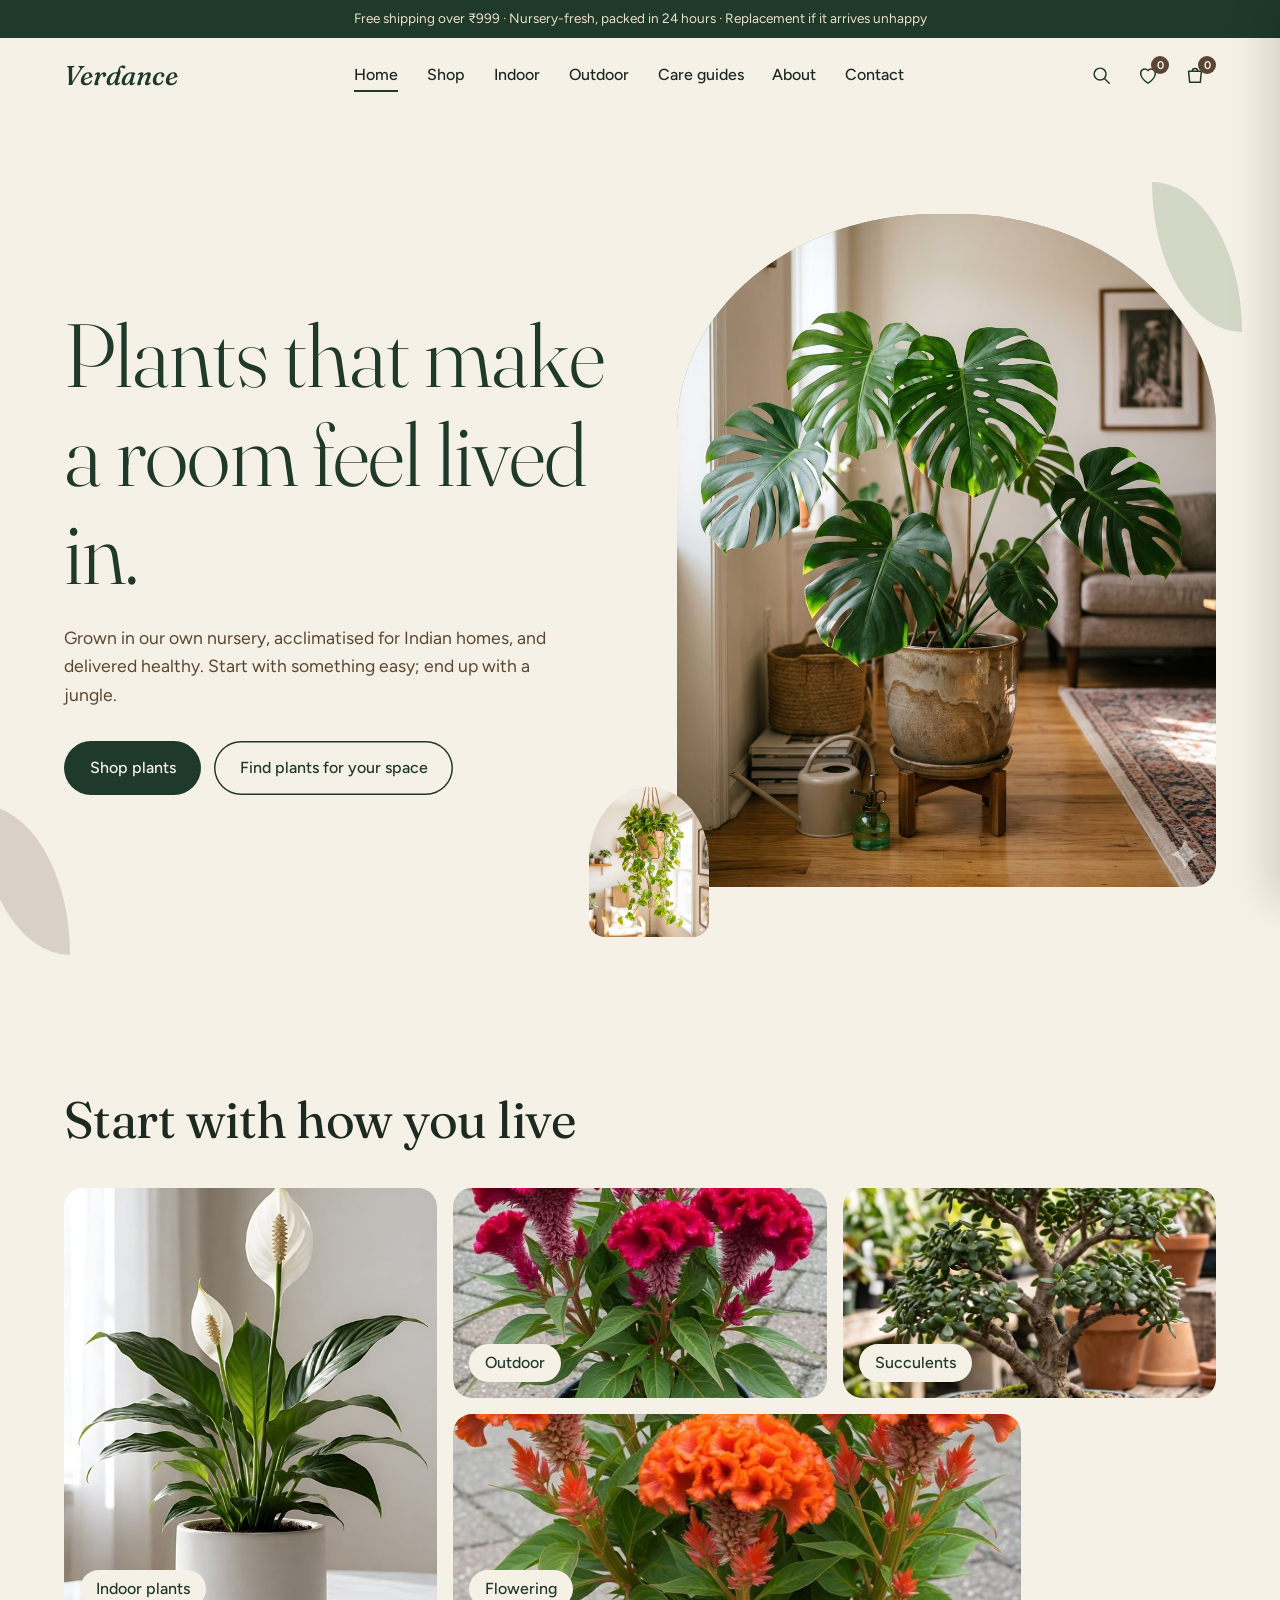
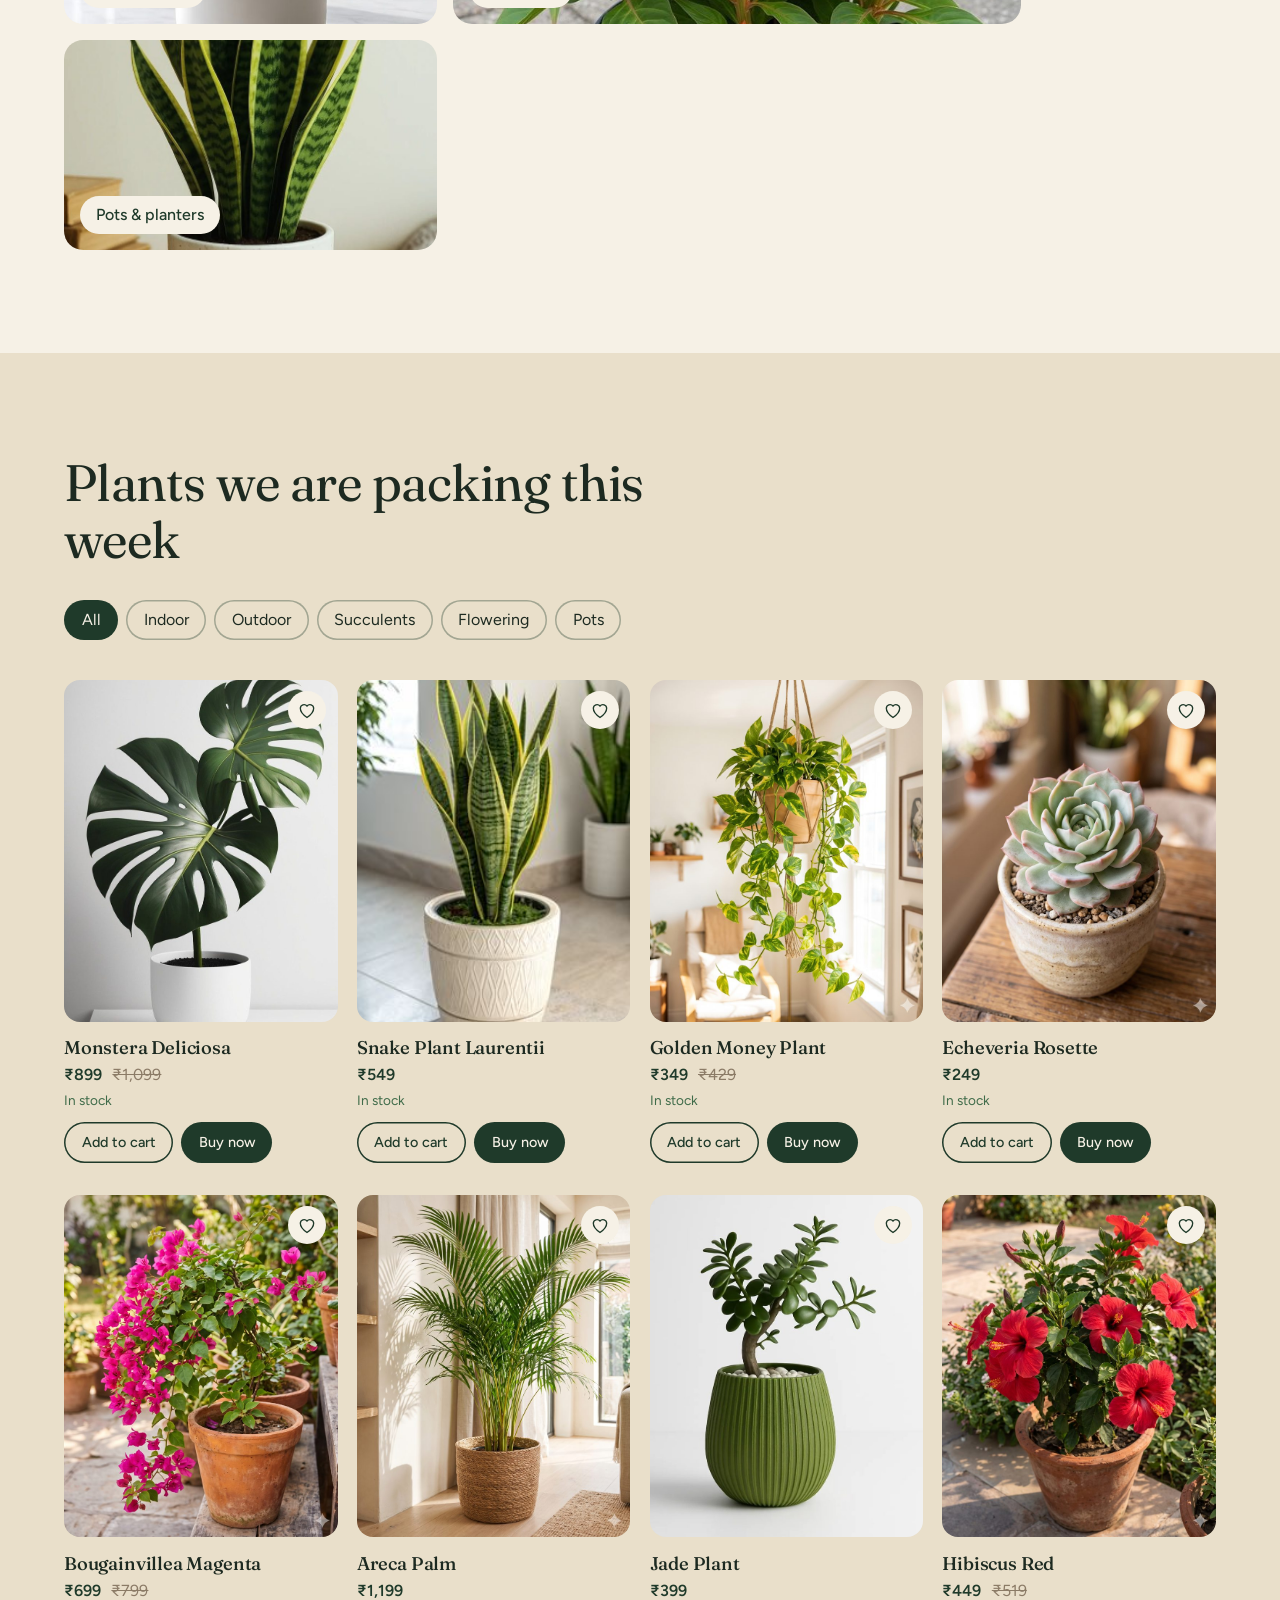
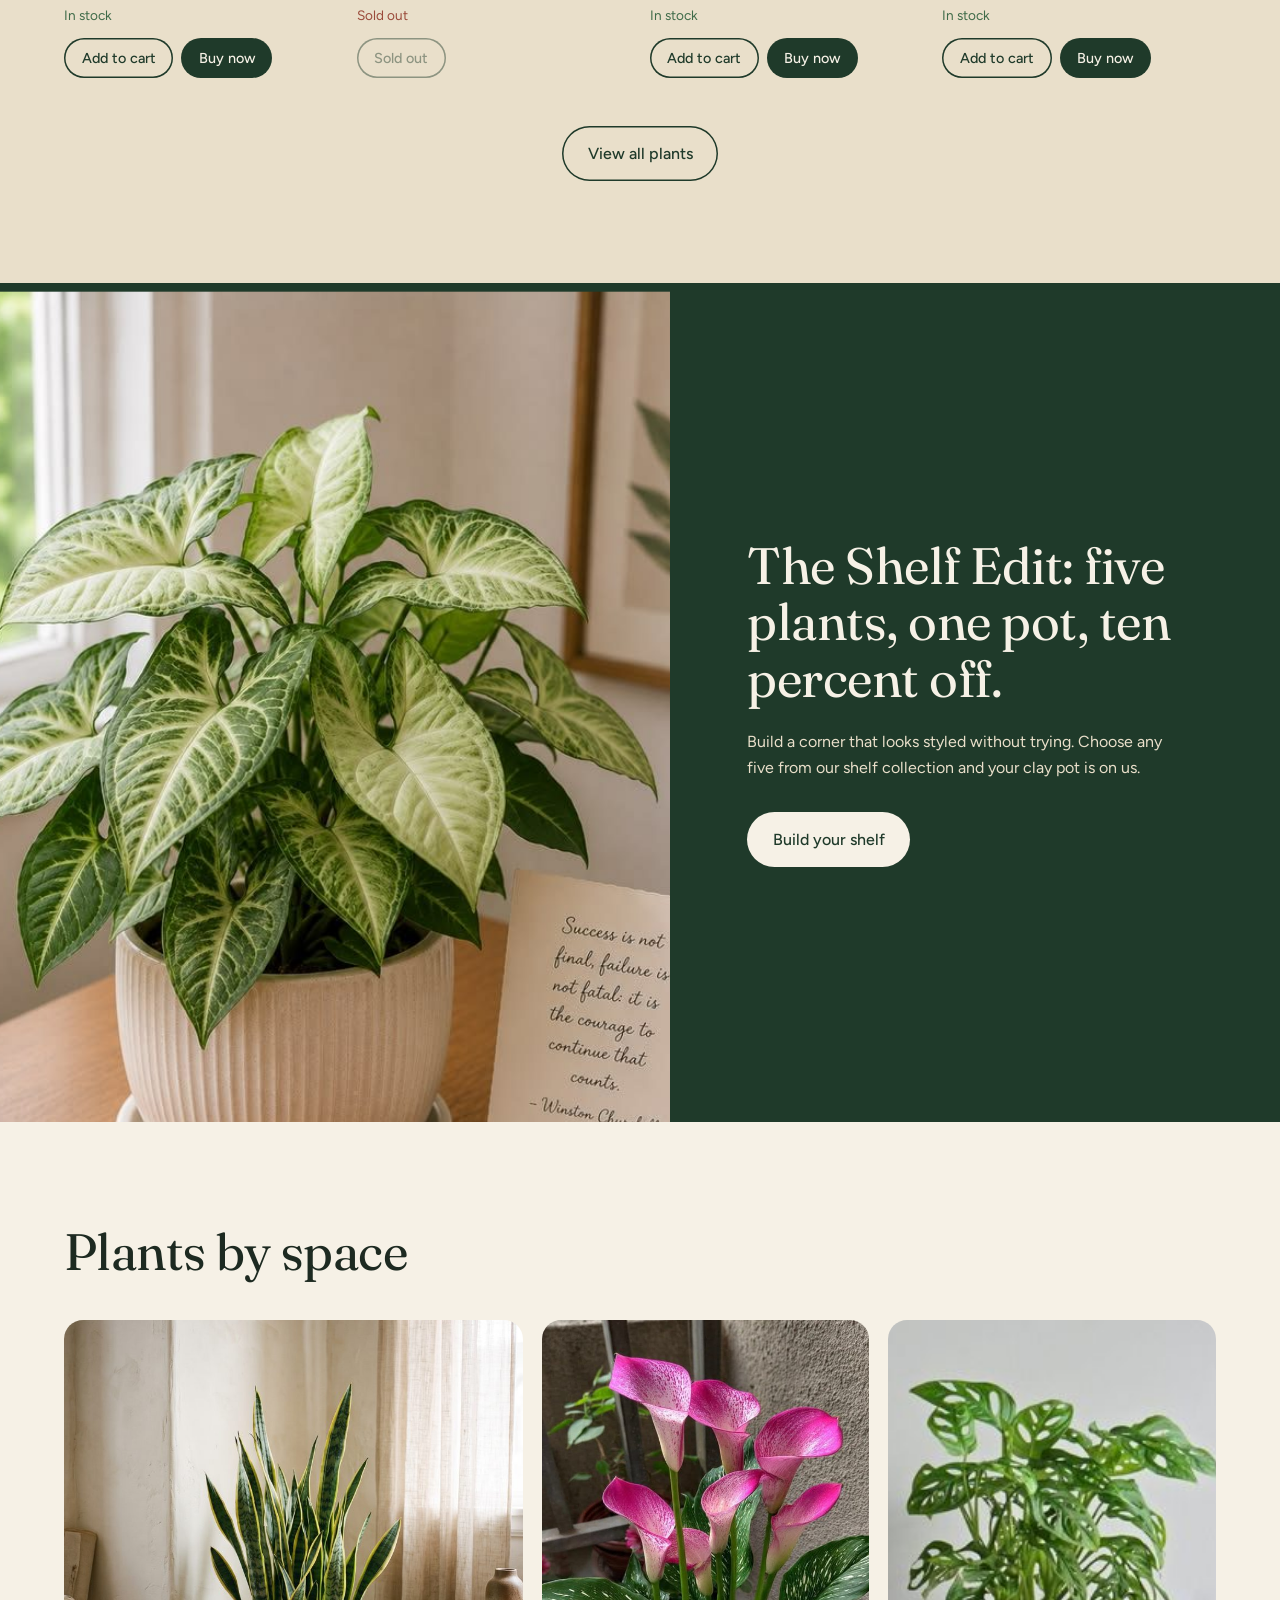
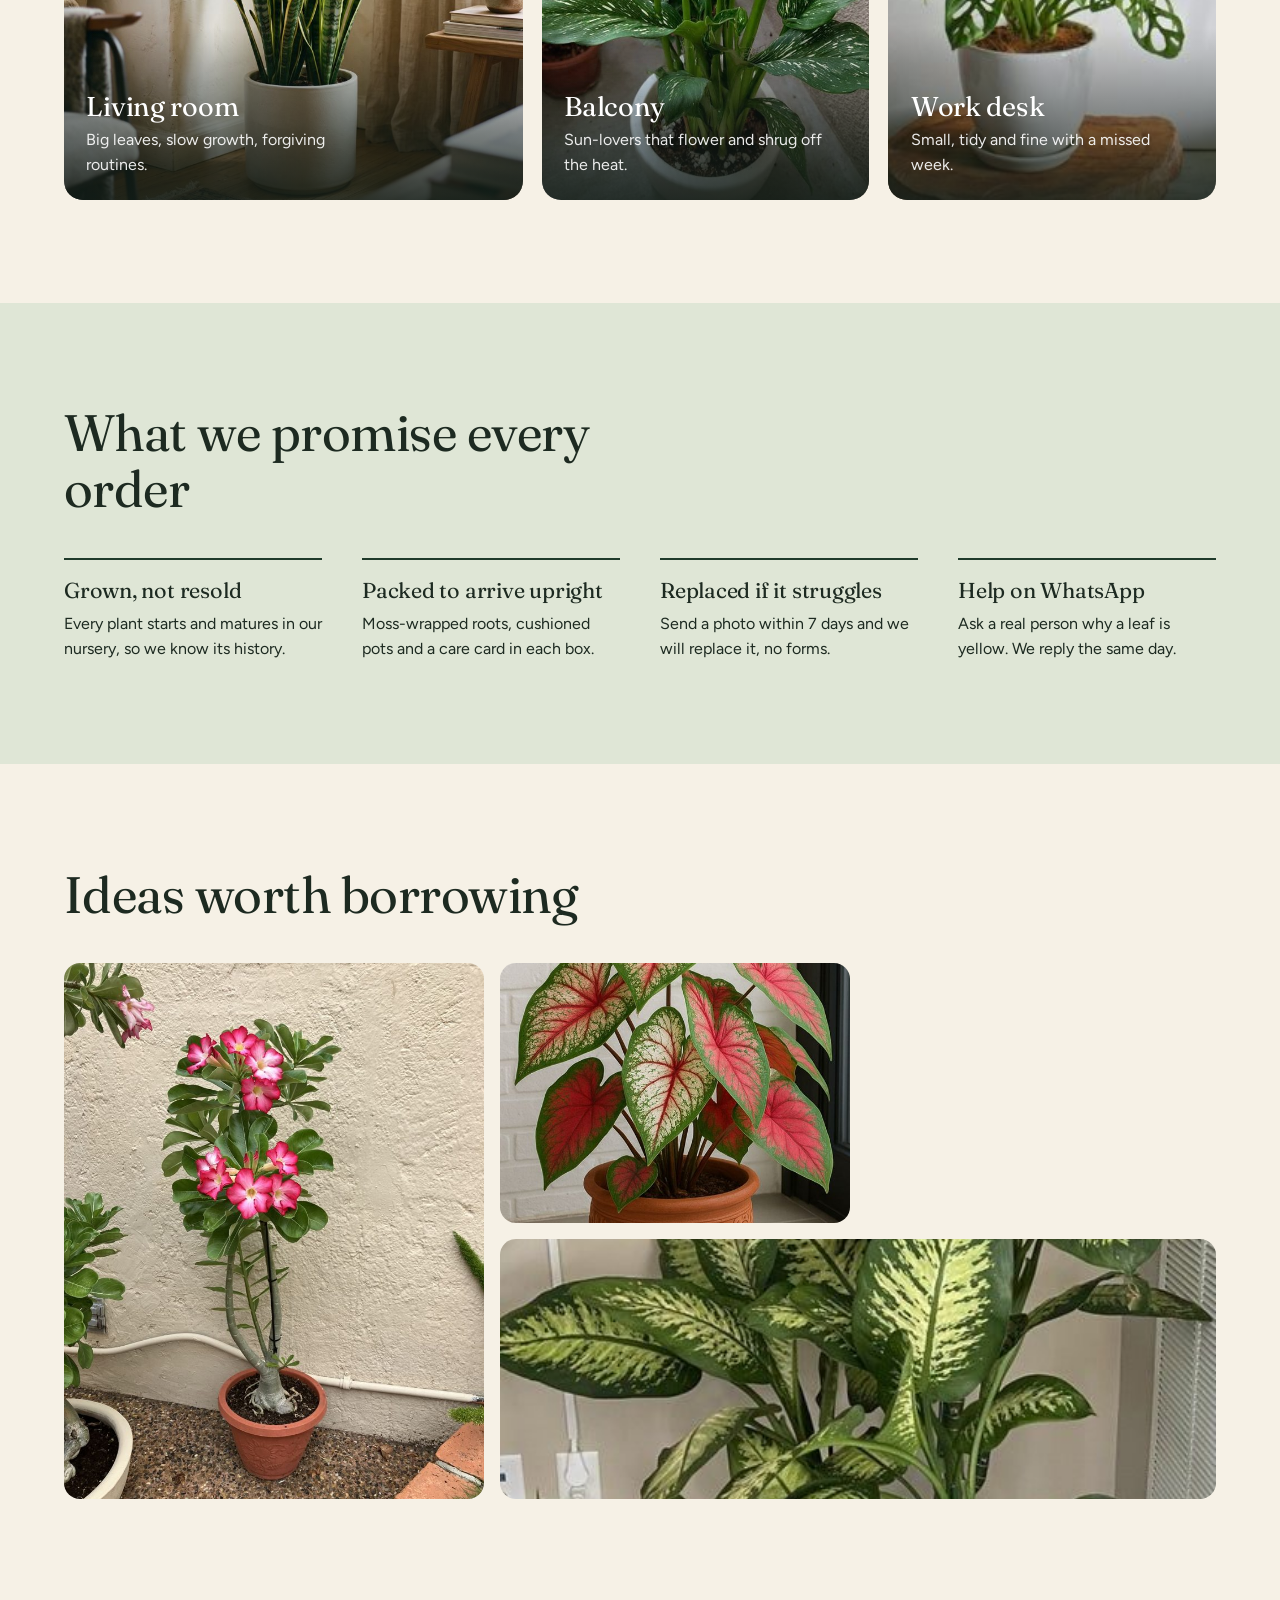
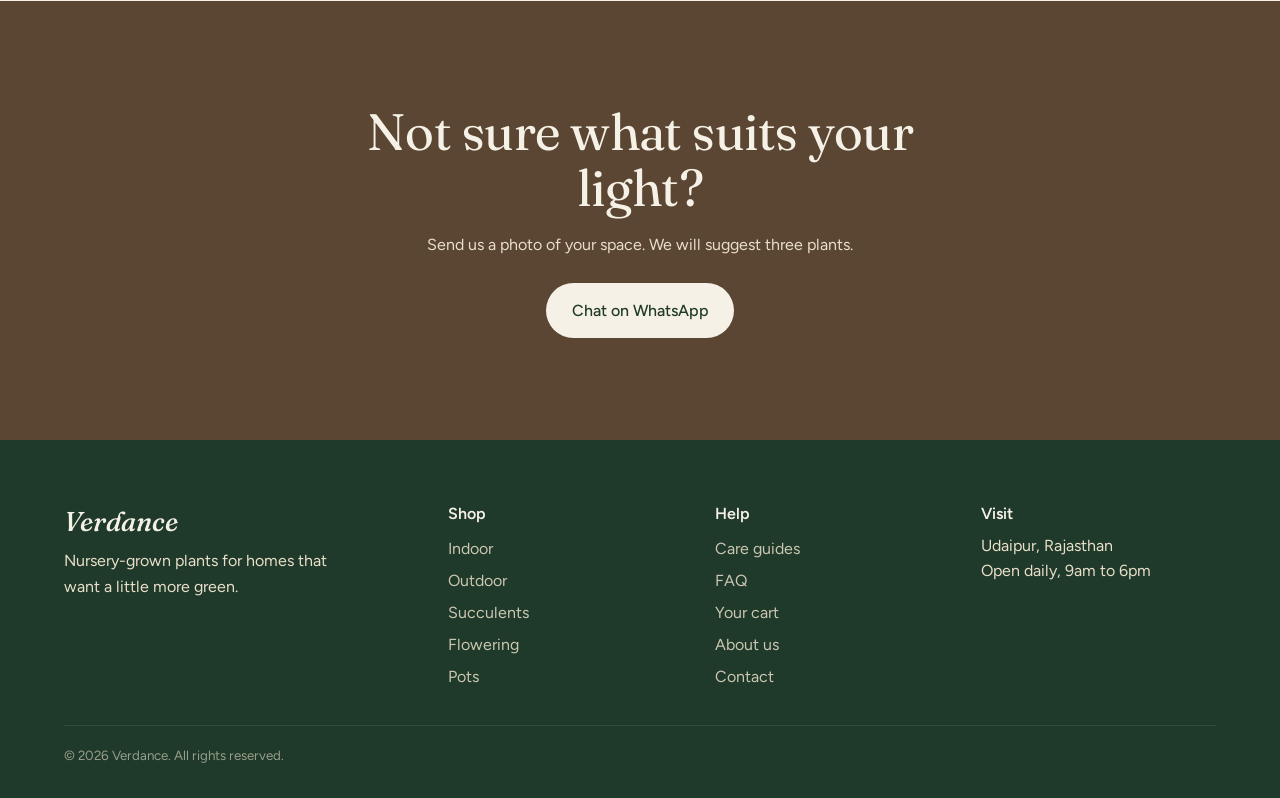
<file: plant-website/plant-website/index.html>
<!DOCTYPE html>
<html lang="en"><head><meta charset="UTF-8"><meta name="viewport" content="width=device-width, initial-scale=1">
<title>Plants for rooms that breathe | Verdance</title><meta name="description" content="Healthy, nursery-grown indoor and outdoor plants. Order on WhatsApp.">
<link rel="preconnect" href="https://fonts.googleapis.com"><link rel="preconnect" href="https://fonts.gstatic.com" crossorigin>
<link href="https://fonts.googleapis.com/css2?family=Fraunces:ital,opsz,wght@0,9..144,300..600;1,9..144,300..500&family=Figtree:wght@400;500;600&display=swap" rel="stylesheet">
<link rel="stylesheet" href="css/style.css"><link rel="stylesheet" href="css/animations.css"><link rel="stylesheet" href="css/responsive.css"></head>
<body>
<div class="announce"><p>Free shipping over ₹999 · Nursery-fresh, packed in 24 hours · Replacement if it arrives unhappy</p></div>
<header id="header">
<button class="icon burger" data-open="menu" aria-label="Open menu"><span></span><span></span></button>
<a class="logo" href="index.html">Verdance</a>
<nav class="menu" aria-label="Main"><button class="close icon" data-close aria-label="Close menu">×</button>
<a href="index.html">Home</a><a href="shop.html">Shop</a><a href="shop.html?cat=indoor">Indoor</a><a href="shop.html?cat=outdoor">Outdoor</a><a href="journal.html">Care guides</a><a href="about.html">About</a><a href="contact.html">Contact</a></nav>
<div class="tools">
<button class="icon" data-open="search" aria-label="Search"><svg viewBox="0 0 24 24" width="22" height="22"><circle cx="11" cy="11" r="6.5"/><path d="m16 16 5 5"/></svg></button>
<button class="icon" id="wishToggle" aria-label="Saved plants"><svg viewBox="0 0 24 24" width="22" height="22"><path d="M12 21s-8-5.2-8-11a4.5 4.5 0 0 1 8-2.8A4.5 4.5 0 0 1 20 10c0 5.8-8 11-8 11z"/></svg><i id="wishCount">0</i></button>
<button class="icon" data-open="cart" aria-label="Open cart"><svg viewBox="0 0 24 24" width="22" height="22"><path d="M5 8h14l-1.2 12H6.2zM9 8a3 3 0 0 1 6 0"/></svg><i id="cartCount">0</i></button></div>
<form id="searchForm" class="search"><input id="searchInput" type="search" placeholder="Search plants, e.g. monstera" aria-label="Search plants"><button class="icon" type="button" data-close aria-label="Close search">×</button></form>
</header><div class="scrim" data-close></div>
<main id="top">
<section class="hero">
  <div class="hero-text">
    <h1><span>Plants that make</span> <span>a room feel lived in.</span></h1>
    <p class="lede">Grown in our own nursery, acclimatised for Indian homes, and delivered healthy. Start with something easy; end up with a jungle.</p>
    <div class="row"><a class="btn" href="shop.html">Shop plants</a><a class="btn ghost" href="#lifestyle">Find plants for your space</a></div>
  </div>
  <div class="hero-img"><img src="assets/images/hero.jpg" alt="Large monstera beside a sunny window"></div>
  <img class="float" src="assets/images/p3.jpg" alt="" aria-hidden="true"><span class="leaf l1" aria-hidden="true"></span><span class="leaf l2" aria-hidden="true"></span>
</section>

<section id="categories" class="cats">
  <h2 class="reveal">Start with how you live</h2>
  <div class="cat-grid">
    <a class="cat big reveal" href="shop.html?cat=indoor"><img src="assets/images/cat-indoor.jpg" alt=""><span>Indoor plants</span></a>
    <a class="cat reveal" style="--d:80ms" href="shop.html?cat=outdoor"><img src="assets/images/cat-outdoor.jpg" alt=""><span>Outdoor</span></a>
    <a class="cat reveal" style="--d:160ms" href="shop.html?cat=succulents"><img src="assets/images/cat-succulents.jpg" alt=""><span>Succulents</span></a>
    <a class="cat wide reveal" style="--d:240ms" href="shop.html?cat=flowering"><img src="assets/images/cat-flowering.jpg" alt=""><span>Flowering</span></a>
    <a class="cat reveal" style="--d:320ms" href="shop.html?cat=pots"><img src="assets/images/cat-pots.jpg" alt=""><span>Pots &amp; planters</span></a>
  </div>
</section>

<section id="featured" class="featured">
  <div class="head reveal"><h2>Plants we are packing this week</h2>
    <div class="chips" role="group" aria-label="Filter plants">
      <button class="chip active" data-filter="all">All</button><button class="chip" data-filter="indoor">Indoor</button><button class="chip" data-filter="outdoor">Outdoor</button><button class="chip" data-filter="succulents">Succulents</button><button class="chip" data-filter="flowering">Flowering</button><button class="chip" data-filter="pots">Pots</button>
    </div></div>
  <div id="grid" class="grid" data-limit="8"></div><p class="more"><a class="btn ghost" href="shop.html">View all plants</a></p>
</section>

<section class="promo">
  <div class="promo-img reveal"><img data-parallax src="assets/images/promo.jpg" alt="Plants arranged on a wooden shelf"></div>
  <div class="promo-text reveal"><h2>The Shelf Edit: five plants, one pot, ten percent off.</h2>
    <p>Build a corner that looks styled without trying. Choose any five from our shelf collection and your clay pot is on us.</p>
    <a class="btn light" href="shop.html?cat=indoor">Build your shelf</a></div>
</section>

<section id="lifestyle" class="life">
  <h2 class="reveal">Plants by space</h2>
  <div class="life-row">
    <a class="lf reveal" href="shop.html?cat=indoor"><img src="assets/images/life-home.jpg" alt=""><div><h3>Living room</h3><p>Big leaves, slow growth, forgiving routines.</p></div></a>
    <a class="lf reveal" style="--d:100ms" href="shop.html?cat=flowering"><img src="assets/images/life-balcony.jpg" alt=""><div><h3>Balcony</h3><p>Sun-lovers that flower and shrug off the heat.</p></div></a>
    <a class="lf reveal" style="--d:200ms" href="shop.html?cat=succulents"><img src="assets/images/life-office.jpg" alt=""><div><h3>Work desk</h3><p>Small, tidy and fine with a missed week.</p></div></a>
  </div>
</section>

<section id="why" class="why">
  <h2 class="reveal">What we promise every order</h2>
  <ul>
    <li class="reveal"><h3>Grown, not resold</h3><p>Every plant starts and matures in our nursery, so we know its history.</p></li>
    <li class="reveal" style="--d:100ms"><h3>Packed to arrive upright</h3><p>Moss-wrapped roots, cushioned pots and a care card in each box.</p></li>
    <li class="reveal" style="--d:200ms"><h3>Replaced if it struggles</h3><p>Send a photo within 7 days and we will replace it, no forms.</p></li>
    <li class="reveal" style="--d:300ms"><h3>Help on WhatsApp</h3><p>Ask a real person why a leaf is yellow. We reply the same day.</p></li>
  </ul>
</section>

<section id="inspiration" class="insp">
  <h2 class="reveal">Ideas worth borrowing</h2>
  <div class="mosaic"><img class="reveal" src="assets/images/insp1.jpg" alt="Hanging planters on a balcony"><img class="reveal" style="--d:100ms" src="assets/images/insp2.jpg" alt="Potting bench with terracotta pots"><img class="reveal" style="--d:200ms" src="assets/images/insp3.jpg" alt="Reading corner with a rubber plant"></div>
</section>

<section id="reviews" class="reviews" hidden><h2>Kind words from our growers' homes</h2><div id="reviewList"></div></section>

<section class="wa reveal"><h2>Not sure what suits your light?</h2><p>Send us a photo of your space. We will suggest three plants.</p>
  <a class="btn light" data-wa="Hi {brand}, can you help me pick plants for my space?" target="_blank" rel="noopener" href="#">Chat on WhatsApp</a></section>
</main>
<footer>
<div><a class="logo" href="index.html">Verdance</a><p>Nursery-grown plants for homes that want a little more green.</p></div>
<div><h4>Shop</h4><a href="shop.html?cat=indoor">Indoor</a><a href="shop.html?cat=outdoor">Outdoor</a><a href="shop.html?cat=succulents">Succulents</a><a href="shop.html?cat=flowering">Flowering</a><a href="shop.html?cat=pots">Pots</a></div>
<div><h4>Help</h4><a href="journal.html">Care guides</a><a href="faq.html">FAQ</a><a href="cart.html">Your cart</a><a href="about.html">About us</a><a href="contact.html">Contact</a></div>
<div><h4>Visit</h4><p>Udaipur, Rajasthan<br>Open daily, 9am to 6pm</p></div>
<small>© <span id="year"></span> Verdance. All rights reserved.</small></footer>
<aside class="drawer" aria-label="Cart"><div class="dh"><h3>Your cart</h3><button class="icon" data-close aria-label="Close cart">×</button></div><div id="cartItems"></div>
<div class="df"><p>Total <b id="cartTotal">₹0</b></p><a class="btn ghost" href="cart.html">View full cart</a><a id="cartOrder" class="btn" target="_blank" rel="noopener" href="#">Order on WhatsApp</a></div></aside>
<div id="toast" role="status" aria-live="polite"></div>
<button id="toTop" aria-label="Back to top"><svg viewBox="0 0 24 24" width="20" height="20"><path d="m6 14 6-6 6 6"/></svg></button>
<script src="js/products.js"></script><script src="js/cart.js"></script><script src="js/main.js"></script></body></html>
</file>
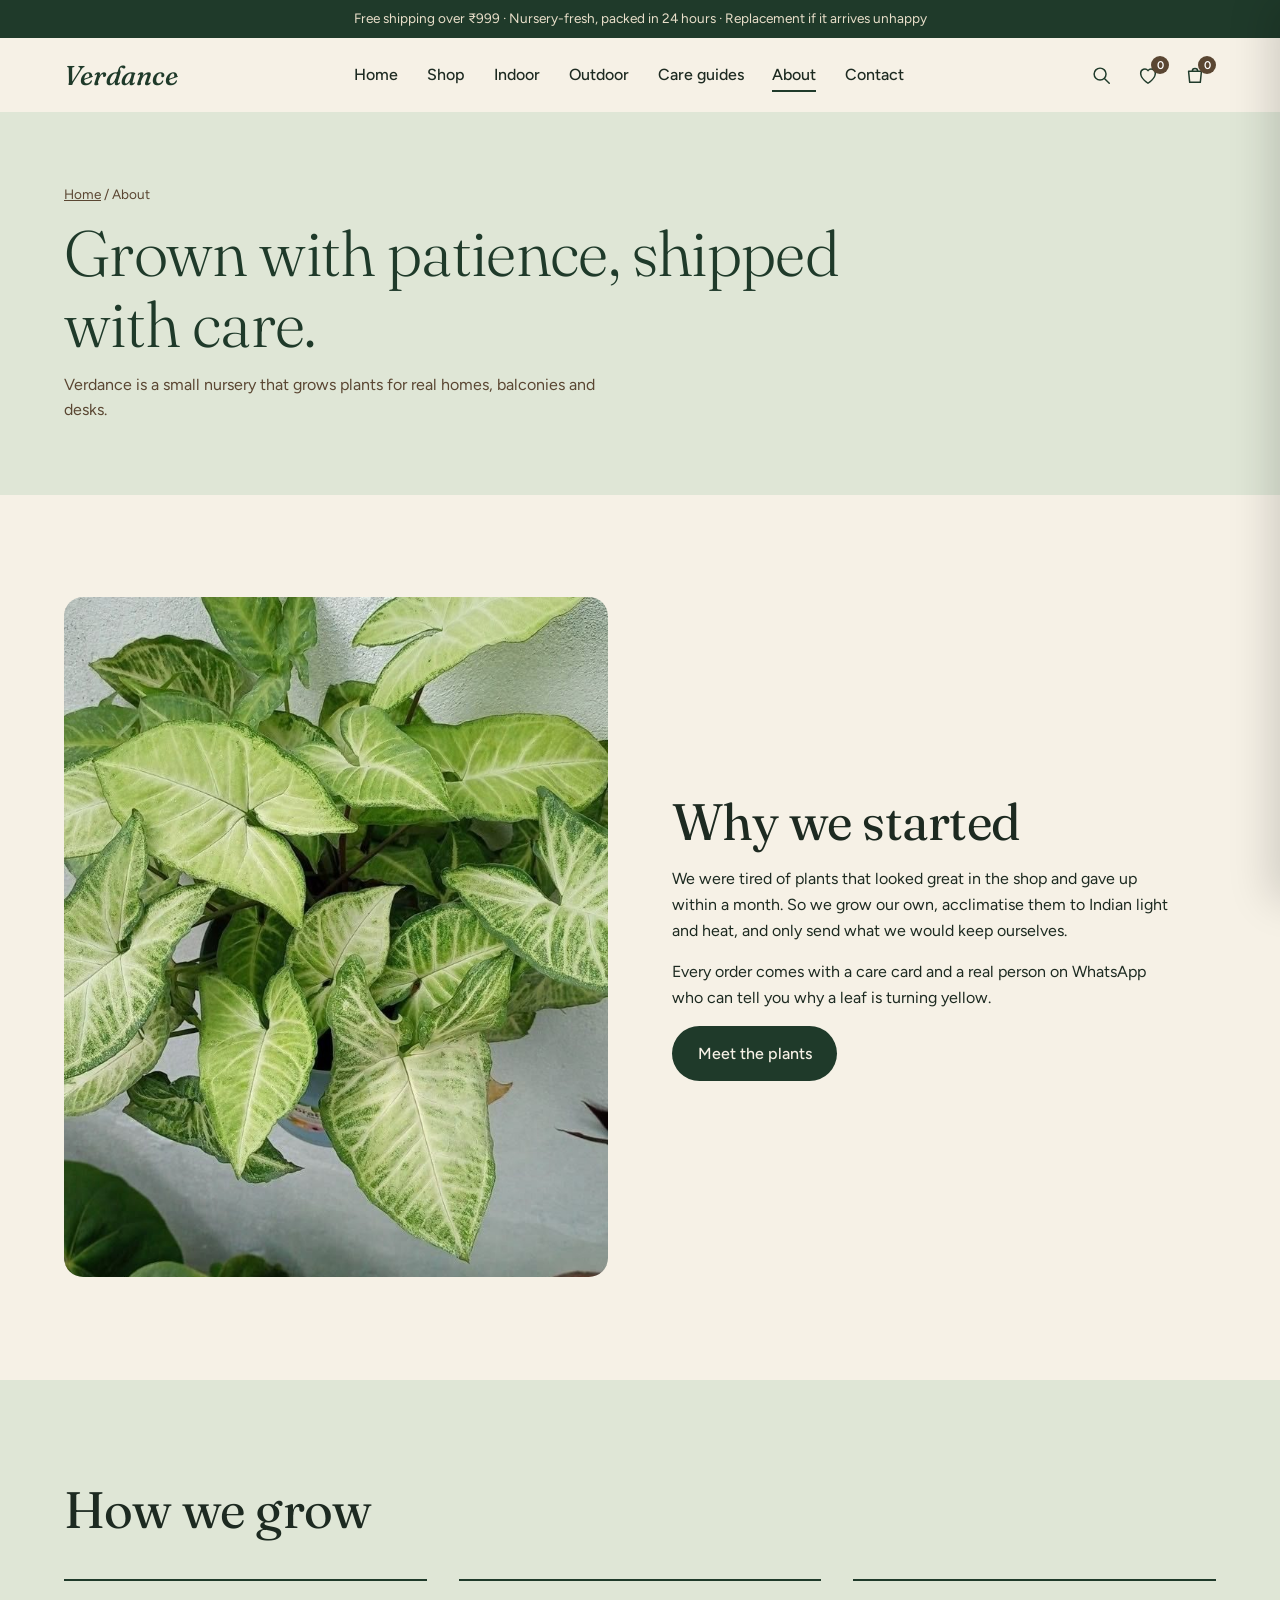
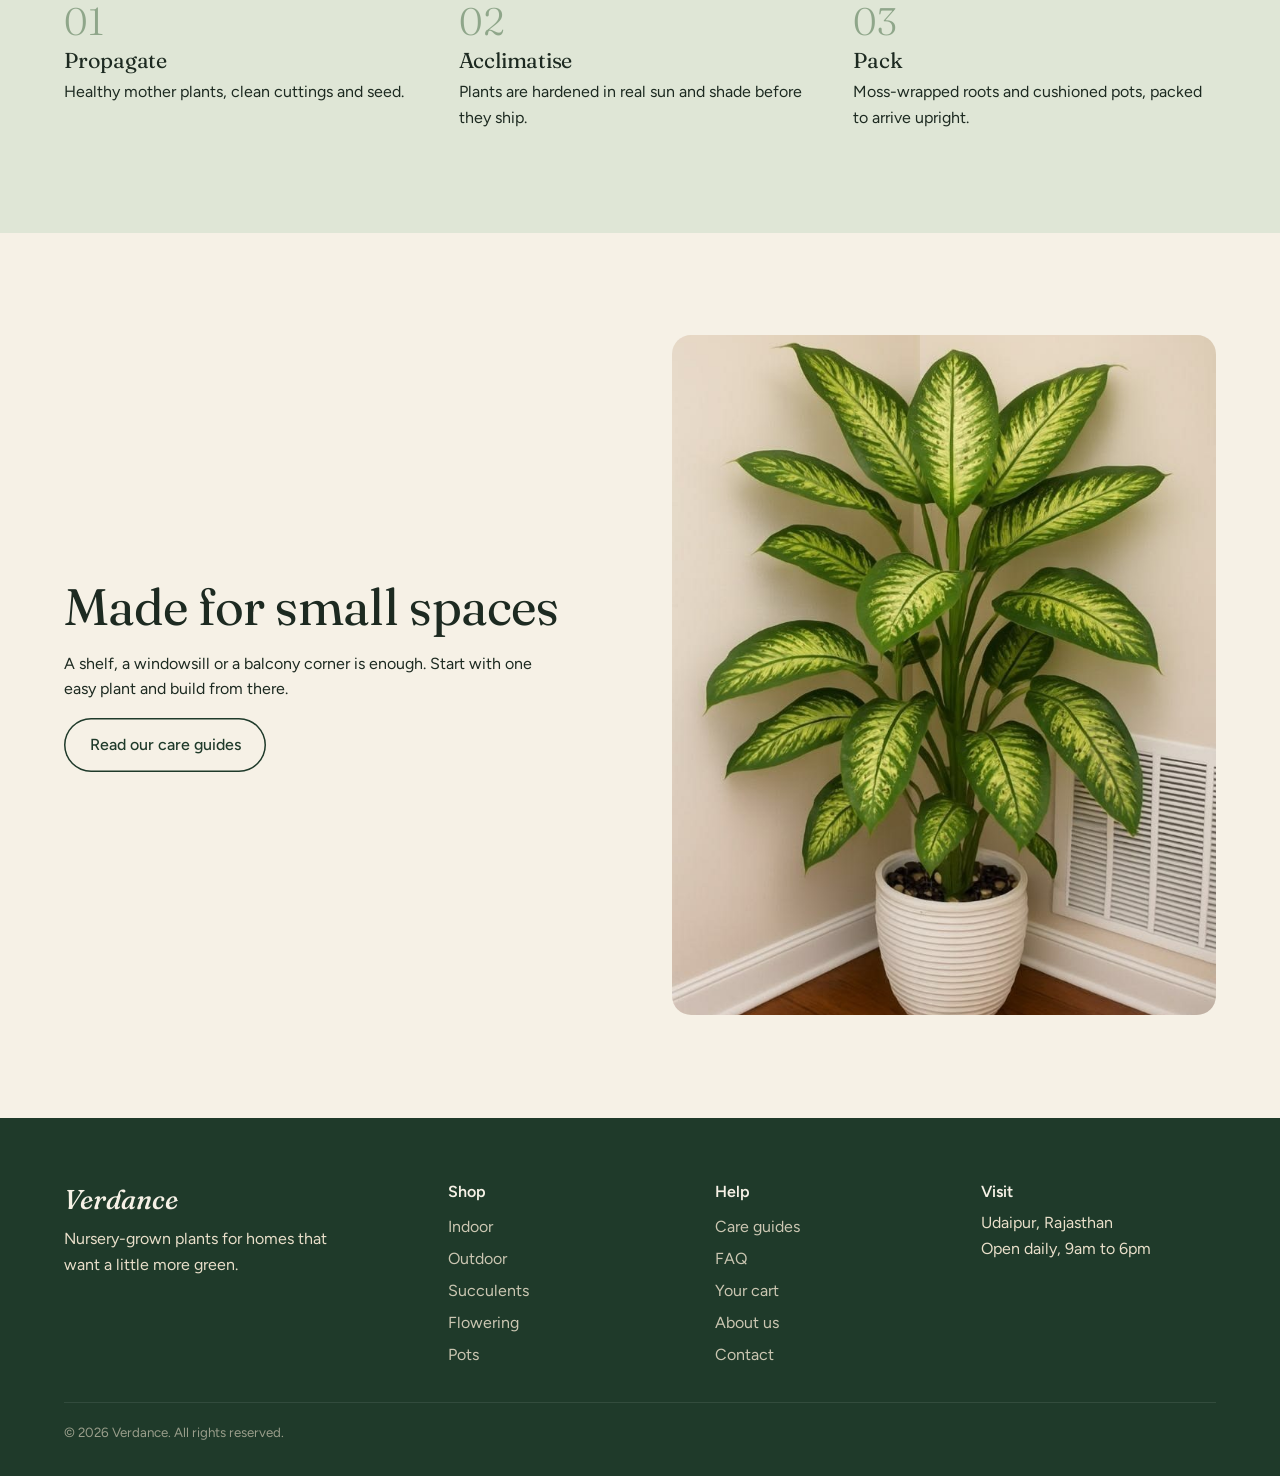
<file: plant-website/plant-website/about.html>
<!DOCTYPE html>
<html lang="en"><head><meta charset="UTF-8"><meta name="viewport" content="width=device-width, initial-scale=1">
<title>About us | Verdance</title><meta name="description" content="Who we are and how we grow.">
<link rel="preconnect" href="https://fonts.googleapis.com"><link rel="preconnect" href="https://fonts.gstatic.com" crossorigin>
<link href="https://fonts.googleapis.com/css2?family=Fraunces:ital,opsz,wght@0,9..144,300..600;1,9..144,300..500&family=Figtree:wght@400;500;600&display=swap" rel="stylesheet">
<link rel="stylesheet" href="css/style.css"><link rel="stylesheet" href="css/animations.css"><link rel="stylesheet" href="css/responsive.css"></head>
<body>
<div class="announce"><p>Free shipping over ₹999 · Nursery-fresh, packed in 24 hours · Replacement if it arrives unhappy</p></div>
<header id="header">
<button class="icon burger" data-open="menu" aria-label="Open menu"><span></span><span></span></button>
<a class="logo" href="index.html">Verdance</a>
<nav class="menu" aria-label="Main"><button class="close icon" data-close aria-label="Close menu">×</button>
<a href="index.html">Home</a><a href="shop.html">Shop</a><a href="shop.html?cat=indoor">Indoor</a><a href="shop.html?cat=outdoor">Outdoor</a><a href="journal.html">Care guides</a><a href="about.html">About</a><a href="contact.html">Contact</a></nav>
<div class="tools">
<button class="icon" data-open="search" aria-label="Search"><svg viewBox="0 0 24 24" width="22" height="22"><circle cx="11" cy="11" r="6.5"/><path d="m16 16 5 5"/></svg></button>
<button class="icon" id="wishToggle" aria-label="Saved plants"><svg viewBox="0 0 24 24" width="22" height="22"><path d="M12 21s-8-5.2-8-11a4.5 4.5 0 0 1 8-2.8A4.5 4.5 0 0 1 20 10c0 5.8-8 11-8 11z"/></svg><i id="wishCount">0</i></button>
<button class="icon" data-open="cart" aria-label="Open cart"><svg viewBox="0 0 24 24" width="22" height="22"><path d="M5 8h14l-1.2 12H6.2zM9 8a3 3 0 0 1 6 0"/></svg><i id="cartCount">0</i></button></div>
<form id="searchForm" class="search"><input id="searchInput" type="search" placeholder="Search plants, e.g. monstera" aria-label="Search plants"><button class="icon" type="button" data-close aria-label="Close search">×</button></form>
</header><div class="scrim" data-close></div>
<main id="top"><section class="phero"><p class="crumb"><a href="index.html">Home</a> / About</p><h1>Grown with patience, shipped with care.</h1><p>Verdance is a small nursery that grows plants for real homes, balconies and desks.</p></section><section class="split"><div class="pimg reveal"><img src="assets/images/about1.jpg" alt="Lush green foliage"></div><div class="reveal"><h2>Why we started</h2><p>We were tired of plants that looked great in the shop and gave up within a month. So we grow our own, acclimatise them to Indian light and heat, and only send what we would keep ourselves.</p><p>Every order comes with a care card and a real person on WhatsApp who can tell you why a leaf is turning yellow.</p><a class="btn" href="shop.html">Meet the plants</a></div></section>
<section class="why"><h2 class="reveal">How we grow</h2><div class="steps"><div class="reveal"><b>01</b><h3>Propagate</h3><p>Healthy mother plants, clean cuttings and seed.</p></div><div class="reveal" style="--d:100ms"><b>02</b><h3>Acclimatise</h3><p>Plants are hardened in real sun and shade before they ship.</p></div><div class="reveal" style="--d:200ms"><b>03</b><h3>Pack</h3><p>Moss-wrapped roots and cushioned pots, packed to arrive upright.</p></div></div></section>
<section class="split"><div class="reveal"><h2>Made for small spaces</h2><p>A shelf, a windowsill or a balcony corner is enough. Start with one easy plant and build from there.</p><a class="btn ghost" href="journal.html">Read our care guides</a></div><div class="pimg reveal"><img src="assets/images/about2.jpg" alt="Variegated plant in a bright corner"></div></section></main>
<footer>
<div><a class="logo" href="index.html">Verdance</a><p>Nursery-grown plants for homes that want a little more green.</p></div>
<div><h4>Shop</h4><a href="shop.html?cat=indoor">Indoor</a><a href="shop.html?cat=outdoor">Outdoor</a><a href="shop.html?cat=succulents">Succulents</a><a href="shop.html?cat=flowering">Flowering</a><a href="shop.html?cat=pots">Pots</a></div>
<div><h4>Help</h4><a href="journal.html">Care guides</a><a href="faq.html">FAQ</a><a href="cart.html">Your cart</a><a href="about.html">About us</a><a href="contact.html">Contact</a></div>
<div><h4>Visit</h4><p>Udaipur, Rajasthan<br>Open daily, 9am to 6pm</p></div>
<small>© <span id="year"></span> Verdance. All rights reserved.</small></footer>
<aside class="drawer" aria-label="Cart"><div class="dh"><h3>Your cart</h3><button class="icon" data-close aria-label="Close cart">×</button></div><div id="cartItems"></div>
<div class="df"><p>Total <b id="cartTotal">₹0</b></p><a class="btn ghost" href="cart.html">View full cart</a><a id="cartOrder" class="btn" target="_blank" rel="noopener" href="#">Order on WhatsApp</a></div></aside>
<div id="toast" role="status" aria-live="polite"></div>
<button id="toTop" aria-label="Back to top"><svg viewBox="0 0 24 24" width="20" height="20"><path d="m6 14 6-6 6 6"/></svg></button>
<script src="js/products.js"></script><script src="js/cart.js"></script><script src="js/main.js"></script></body></html>
</file>
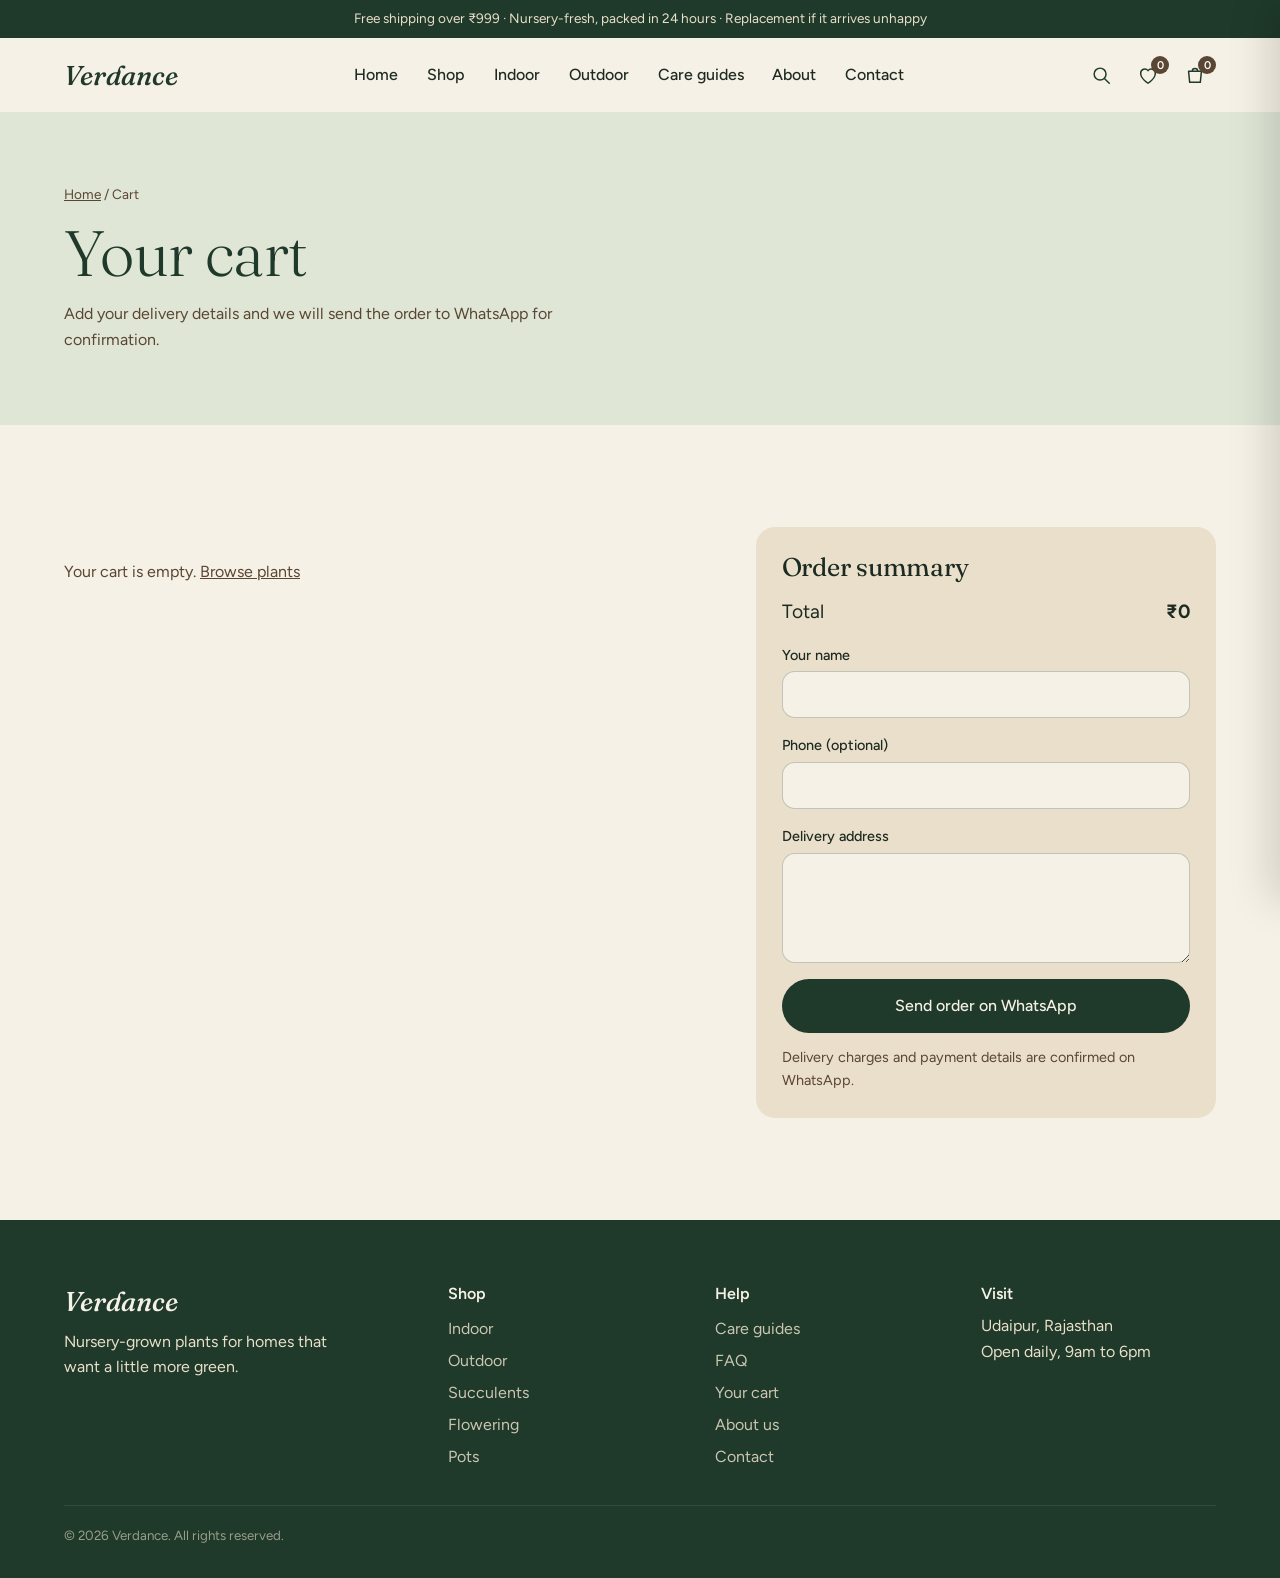
<file: plant-website/plant-website/cart.html>
<!DOCTYPE html>
<html lang="en"><head><meta charset="UTF-8"><meta name="viewport" content="width=device-width, initial-scale=1">
<title>Your cart | Verdance</title><meta name="description" content="Review your plants and order on WhatsApp.">
<link rel="preconnect" href="https://fonts.googleapis.com"><link rel="preconnect" href="https://fonts.gstatic.com" crossorigin>
<link href="https://fonts.googleapis.com/css2?family=Fraunces:ital,opsz,wght@0,9..144,300..600;1,9..144,300..500&family=Figtree:wght@400;500;600&display=swap" rel="stylesheet">
<link rel="stylesheet" href="css/style.css"><link rel="stylesheet" href="css/animations.css"><link rel="stylesheet" href="css/responsive.css"></head>
<body>
<div class="announce"><p>Free shipping over ₹999 · Nursery-fresh, packed in 24 hours · Replacement if it arrives unhappy</p></div>
<header id="header">
<button class="icon burger" data-open="menu" aria-label="Open menu"><span></span><span></span></button>
<a class="logo" href="index.html">Verdance</a>
<nav class="menu" aria-label="Main"><button class="close icon" data-close aria-label="Close menu">×</button>
<a href="index.html">Home</a><a href="shop.html">Shop</a><a href="shop.html?cat=indoor">Indoor</a><a href="shop.html?cat=outdoor">Outdoor</a><a href="journal.html">Care guides</a><a href="about.html">About</a><a href="contact.html">Contact</a></nav>
<div class="tools">
<button class="icon" data-open="search" aria-label="Search"><svg viewBox="0 0 24 24" width="22" height="22"><circle cx="11" cy="11" r="6.5"/><path d="m16 16 5 5"/></svg></button>
<button class="icon" id="wishToggle" aria-label="Saved plants"><svg viewBox="0 0 24 24" width="22" height="22"><path d="M12 21s-8-5.2-8-11a4.5 4.5 0 0 1 8-2.8A4.5 4.5 0 0 1 20 10c0 5.8-8 11-8 11z"/></svg><i id="wishCount">0</i></button>
<button class="icon" data-open="cart" aria-label="Open cart"><svg viewBox="0 0 24 24" width="22" height="22"><path d="M5 8h14l-1.2 12H6.2zM9 8a3 3 0 0 1 6 0"/></svg><i id="cartCount">0</i></button></div>
<form id="searchForm" class="search"><input id="searchInput" type="search" placeholder="Search plants, e.g. monstera" aria-label="Search plants"><button class="icon" type="button" data-close aria-label="Close search">×</button></form>
</header><div class="scrim" data-close></div>
<main id="top"><section class="phero"><p class="crumb"><a href="index.html">Home</a> / Cart</p><h1>Your cart</h1><p>Add your delivery details and we will send the order to WhatsApp for confirmation.</p></section><section><div class="cp"><div id="cartPageItems"></div><aside class="box"><h2>Order summary</h2><div class="tot"><span>Total</span><b id="pageTotal">₹0</b></div><label class="f">Your name<input id="cName" autocomplete="name"></label><label class="f">Phone (optional)<input id="cPhone" type="tel" autocomplete="tel"></label><label class="f">Delivery address<textarea id="cAddr" autocomplete="street-address"></textarea></label><button class="btn" id="placeOrder" style="width:100%">Send order on WhatsApp</button><p class="note" style="margin-top:.8rem">Delivery charges and payment details are confirmed on WhatsApp.</p></aside></div></section></main>
<footer>
<div><a class="logo" href="index.html">Verdance</a><p>Nursery-grown plants for homes that want a little more green.</p></div>
<div><h4>Shop</h4><a href="shop.html?cat=indoor">Indoor</a><a href="shop.html?cat=outdoor">Outdoor</a><a href="shop.html?cat=succulents">Succulents</a><a href="shop.html?cat=flowering">Flowering</a><a href="shop.html?cat=pots">Pots</a></div>
<div><h4>Help</h4><a href="journal.html">Care guides</a><a href="faq.html">FAQ</a><a href="cart.html">Your cart</a><a href="about.html">About us</a><a href="contact.html">Contact</a></div>
<div><h4>Visit</h4><p>Udaipur, Rajasthan<br>Open daily, 9am to 6pm</p></div>
<small>© <span id="year"></span> Verdance. All rights reserved.</small></footer>
<aside class="drawer" aria-label="Cart"><div class="dh"><h3>Your cart</h3><button class="icon" data-close aria-label="Close cart">×</button></div><div id="cartItems"></div>
<div class="df"><p>Total <b id="cartTotal">₹0</b></p><a class="btn ghost" href="cart.html">View full cart</a><a id="cartOrder" class="btn" target="_blank" rel="noopener" href="#">Order on WhatsApp</a></div></aside>
<div id="toast" role="status" aria-live="polite"></div>
<button id="toTop" aria-label="Back to top"><svg viewBox="0 0 24 24" width="20" height="20"><path d="m6 14 6-6 6 6"/></svg></button>
<script src="js/products.js"></script><script src="js/cart.js"></script><script src="js/main.js"></script></body></html>
</file>
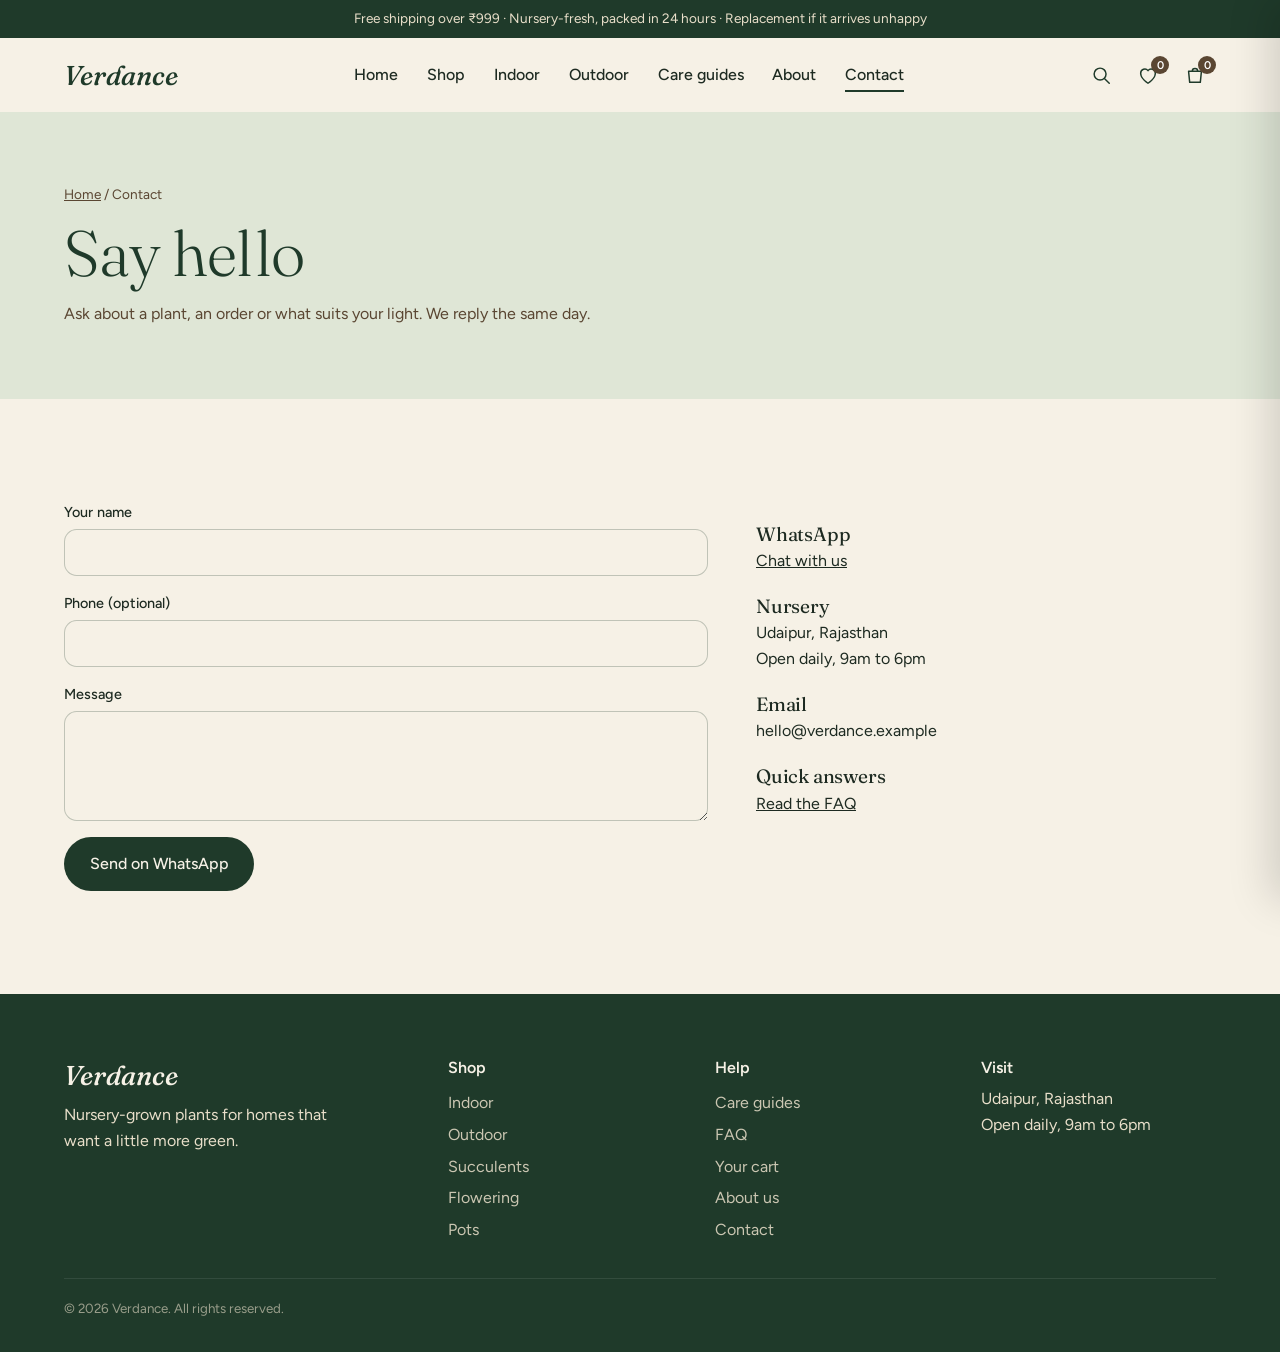
<file: plant-website/plant-website/contact.html>
<!DOCTYPE html>
<html lang="en"><head><meta charset="UTF-8"><meta name="viewport" content="width=device-width, initial-scale=1">
<title>Contact us | Verdance</title><meta name="description" content="Talk to Verdance on WhatsApp.">
<link rel="preconnect" href="https://fonts.googleapis.com"><link rel="preconnect" href="https://fonts.gstatic.com" crossorigin>
<link href="https://fonts.googleapis.com/css2?family=Fraunces:ital,opsz,wght@0,9..144,300..600;1,9..144,300..500&family=Figtree:wght@400;500;600&display=swap" rel="stylesheet">
<link rel="stylesheet" href="css/style.css"><link rel="stylesheet" href="css/animations.css"><link rel="stylesheet" href="css/responsive.css"></head>
<body>
<div class="announce"><p>Free shipping over ₹999 · Nursery-fresh, packed in 24 hours · Replacement if it arrives unhappy</p></div>
<header id="header">
<button class="icon burger" data-open="menu" aria-label="Open menu"><span></span><span></span></button>
<a class="logo" href="index.html">Verdance</a>
<nav class="menu" aria-label="Main"><button class="close icon" data-close aria-label="Close menu">×</button>
<a href="index.html">Home</a><a href="shop.html">Shop</a><a href="shop.html?cat=indoor">Indoor</a><a href="shop.html?cat=outdoor">Outdoor</a><a href="journal.html">Care guides</a><a href="about.html">About</a><a href="contact.html">Contact</a></nav>
<div class="tools">
<button class="icon" data-open="search" aria-label="Search"><svg viewBox="0 0 24 24" width="22" height="22"><circle cx="11" cy="11" r="6.5"/><path d="m16 16 5 5"/></svg></button>
<button class="icon" id="wishToggle" aria-label="Saved plants"><svg viewBox="0 0 24 24" width="22" height="22"><path d="M12 21s-8-5.2-8-11a4.5 4.5 0 0 1 8-2.8A4.5 4.5 0 0 1 20 10c0 5.8-8 11-8 11z"/></svg><i id="wishCount">0</i></button>
<button class="icon" data-open="cart" aria-label="Open cart"><svg viewBox="0 0 24 24" width="22" height="22"><path d="M5 8h14l-1.2 12H6.2zM9 8a3 3 0 0 1 6 0"/></svg><i id="cartCount">0</i></button></div>
<form id="searchForm" class="search"><input id="searchInput" type="search" placeholder="Search plants, e.g. monstera" aria-label="Search plants"><button class="icon" type="button" data-close aria-label="Close search">×</button></form>
</header><div class="scrim" data-close></div>
<main id="top"><section class="phero"><p class="crumb"><a href="index.html">Home</a> / Contact</p><h1>Say hello</h1><p>Ask about a plant, an order or what suits your light. We reply the same day.</p></section><section><div class="cp"><form id="contactForm"><label class="f">Your name<input name="name" required></label><label class="f">Phone (optional)<input name="phone" type="tel"></label><label class="f">Message<textarea name="message" required></textarea></label><button class="btn" type="submit">Send on WhatsApp</button></form><div class="cinfo"><h3>WhatsApp</h3><p><a data-wa="Hi {brand}, I have a question." target="_blank" rel="noopener" href="#"><u>Chat with us</u></a></p><h3>Nursery</h3><p>Udaipur, Rajasthan<br>Open daily, 9am to 6pm</p><h3>Email</h3><p>hello@verdance.example</p><h3>Quick answers</h3><p><a href="faq.html"><u>Read the FAQ</u></a></p></div></div></section></main>
<footer>
<div><a class="logo" href="index.html">Verdance</a><p>Nursery-grown plants for homes that want a little more green.</p></div>
<div><h4>Shop</h4><a href="shop.html?cat=indoor">Indoor</a><a href="shop.html?cat=outdoor">Outdoor</a><a href="shop.html?cat=succulents">Succulents</a><a href="shop.html?cat=flowering">Flowering</a><a href="shop.html?cat=pots">Pots</a></div>
<div><h4>Help</h4><a href="journal.html">Care guides</a><a href="faq.html">FAQ</a><a href="cart.html">Your cart</a><a href="about.html">About us</a><a href="contact.html">Contact</a></div>
<div><h4>Visit</h4><p>Udaipur, Rajasthan<br>Open daily, 9am to 6pm</p></div>
<small>© <span id="year"></span> Verdance. All rights reserved.</small></footer>
<aside class="drawer" aria-label="Cart"><div class="dh"><h3>Your cart</h3><button class="icon" data-close aria-label="Close cart">×</button></div><div id="cartItems"></div>
<div class="df"><p>Total <b id="cartTotal">₹0</b></p><a class="btn ghost" href="cart.html">View full cart</a><a id="cartOrder" class="btn" target="_blank" rel="noopener" href="#">Order on WhatsApp</a></div></aside>
<div id="toast" role="status" aria-live="polite"></div>
<button id="toTop" aria-label="Back to top"><svg viewBox="0 0 24 24" width="20" height="20"><path d="m6 14 6-6 6 6"/></svg></button>
<script src="js/products.js"></script><script src="js/cart.js"></script><script src="js/main.js"></script></body></html>
</file>
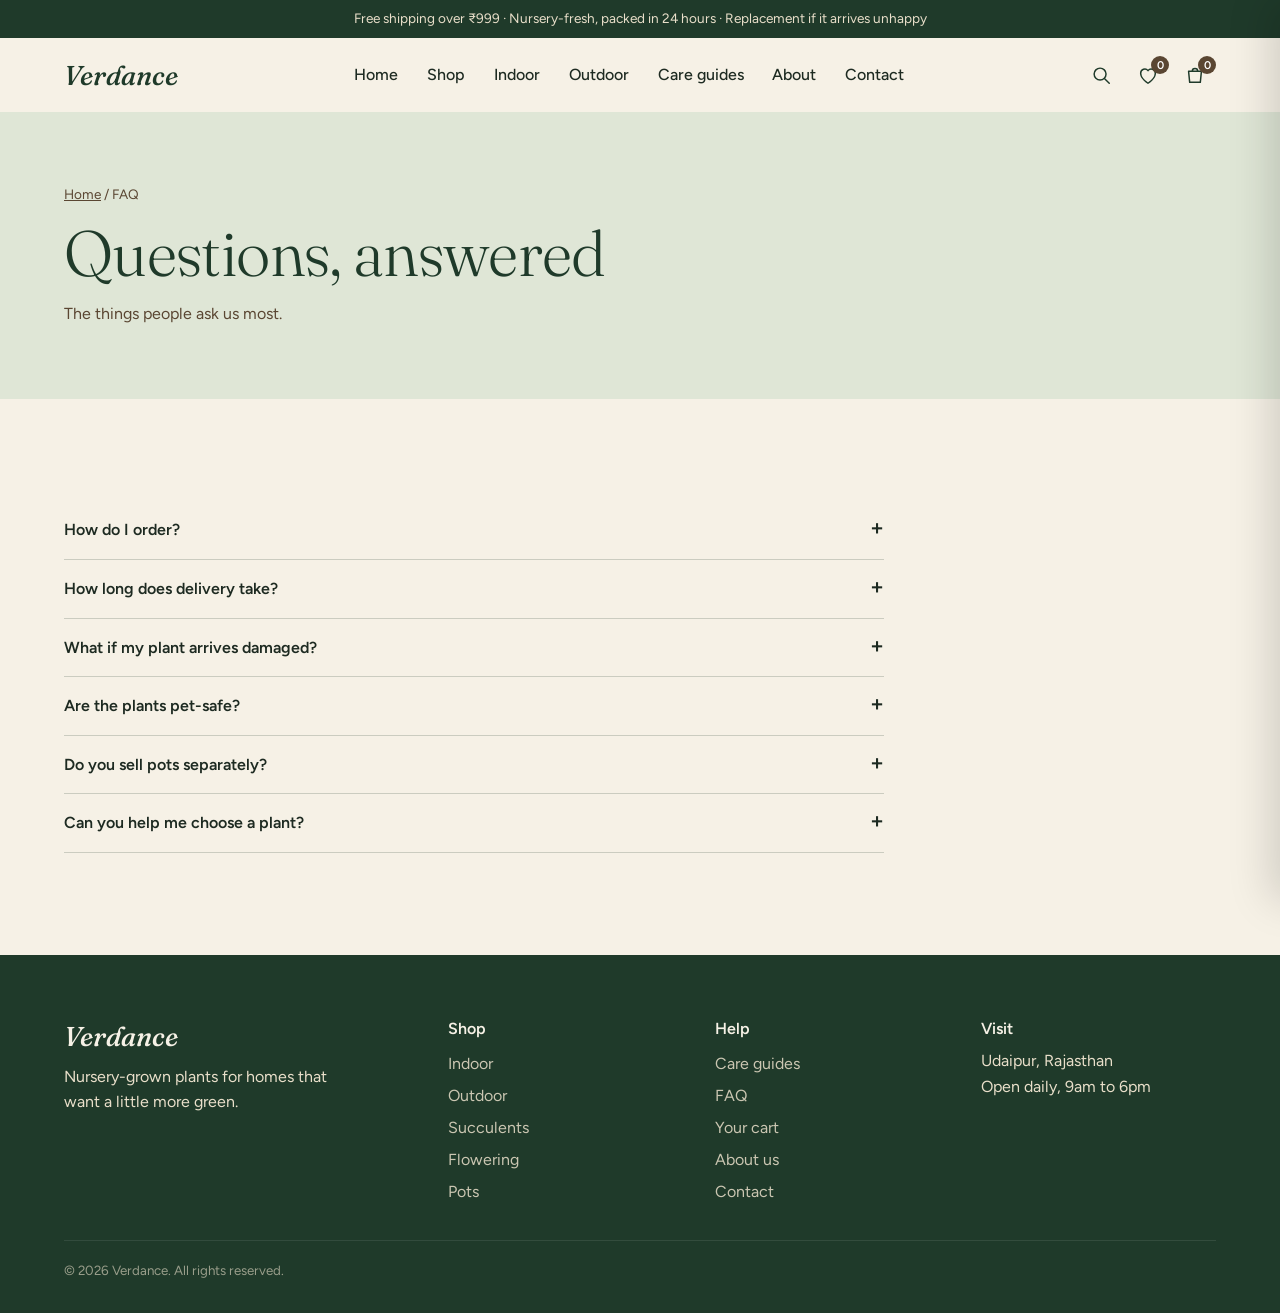
<file: plant-website/plant-website/faq.html>
<!DOCTYPE html>
<html lang="en"><head><meta charset="UTF-8"><meta name="viewport" content="width=device-width, initial-scale=1">
<title>FAQ | Verdance</title><meta name="description" content="Answers to common questions.">
<link rel="preconnect" href="https://fonts.googleapis.com"><link rel="preconnect" href="https://fonts.gstatic.com" crossorigin>
<link href="https://fonts.googleapis.com/css2?family=Fraunces:ital,opsz,wght@0,9..144,300..600;1,9..144,300..500&family=Figtree:wght@400;500;600&display=swap" rel="stylesheet">
<link rel="stylesheet" href="css/style.css"><link rel="stylesheet" href="css/animations.css"><link rel="stylesheet" href="css/responsive.css"></head>
<body>
<div class="announce"><p>Free shipping over ₹999 · Nursery-fresh, packed in 24 hours · Replacement if it arrives unhappy</p></div>
<header id="header">
<button class="icon burger" data-open="menu" aria-label="Open menu"><span></span><span></span></button>
<a class="logo" href="index.html">Verdance</a>
<nav class="menu" aria-label="Main"><button class="close icon" data-close aria-label="Close menu">×</button>
<a href="index.html">Home</a><a href="shop.html">Shop</a><a href="shop.html?cat=indoor">Indoor</a><a href="shop.html?cat=outdoor">Outdoor</a><a href="journal.html">Care guides</a><a href="about.html">About</a><a href="contact.html">Contact</a></nav>
<div class="tools">
<button class="icon" data-open="search" aria-label="Search"><svg viewBox="0 0 24 24" width="22" height="22"><circle cx="11" cy="11" r="6.5"/><path d="m16 16 5 5"/></svg></button>
<button class="icon" id="wishToggle" aria-label="Saved plants"><svg viewBox="0 0 24 24" width="22" height="22"><path d="M12 21s-8-5.2-8-11a4.5 4.5 0 0 1 8-2.8A4.5 4.5 0 0 1 20 10c0 5.8-8 11-8 11z"/></svg><i id="wishCount">0</i></button>
<button class="icon" data-open="cart" aria-label="Open cart"><svg viewBox="0 0 24 24" width="22" height="22"><path d="M5 8h14l-1.2 12H6.2zM9 8a3 3 0 0 1 6 0"/></svg><i id="cartCount">0</i></button></div>
<form id="searchForm" class="search"><input id="searchInput" type="search" placeholder="Search plants, e.g. monstera" aria-label="Search plants"><button class="icon" type="button" data-close aria-label="Close search">×</button></form>
</header><div class="scrim" data-close></div>
<main id="top"><section class="phero"><p class="crumb"><a href="index.html">Home</a> / FAQ</p><h1>Questions, answered</h1><p>The things people ask us most.</p></section><section><div class="faq"><details class="reveal"><summary>How do I order?</summary><p>Add plants to your cart and send the order to us on WhatsApp. We confirm availability, delivery charges and payment details with you there.</p></details><details class="reveal"><summary>How long does delivery take?</summary><p>This depends on your city. We share the expected time when we confirm your order.</p></details><details class="reveal"><summary>What if my plant arrives damaged?</summary><p>Send us a photo on WhatsApp within 7 days and we will replace it.</p></details><details class="reveal"><summary>Are the plants pet-safe?</summary><p>Each plant page lists whether it is pet-safe. Many popular houseplants are not, so check before you order.</p></details><details class="reveal"><summary>Do you sell pots separately?</summary><p>Yes. See the Pots category in the shop.</p></details><details class="reveal"><summary>Can you help me choose a plant?</summary><p>Yes. Send us a photo of your space on WhatsApp and we will suggest three plants.</p></details></div></section></main>
<footer>
<div><a class="logo" href="index.html">Verdance</a><p>Nursery-grown plants for homes that want a little more green.</p></div>
<div><h4>Shop</h4><a href="shop.html?cat=indoor">Indoor</a><a href="shop.html?cat=outdoor">Outdoor</a><a href="shop.html?cat=succulents">Succulents</a><a href="shop.html?cat=flowering">Flowering</a><a href="shop.html?cat=pots">Pots</a></div>
<div><h4>Help</h4><a href="journal.html">Care guides</a><a href="faq.html">FAQ</a><a href="cart.html">Your cart</a><a href="about.html">About us</a><a href="contact.html">Contact</a></div>
<div><h4>Visit</h4><p>Udaipur, Rajasthan<br>Open daily, 9am to 6pm</p></div>
<small>© <span id="year"></span> Verdance. All rights reserved.</small></footer>
<aside class="drawer" aria-label="Cart"><div class="dh"><h3>Your cart</h3><button class="icon" data-close aria-label="Close cart">×</button></div><div id="cartItems"></div>
<div class="df"><p>Total <b id="cartTotal">₹0</b></p><a class="btn ghost" href="cart.html">View full cart</a><a id="cartOrder" class="btn" target="_blank" rel="noopener" href="#">Order on WhatsApp</a></div></aside>
<div id="toast" role="status" aria-live="polite"></div>
<button id="toTop" aria-label="Back to top"><svg viewBox="0 0 24 24" width="20" height="20"><path d="m6 14 6-6 6 6"/></svg></button>
<script src="js/products.js"></script><script src="js/cart.js"></script><script src="js/main.js"></script></body></html>
</file>
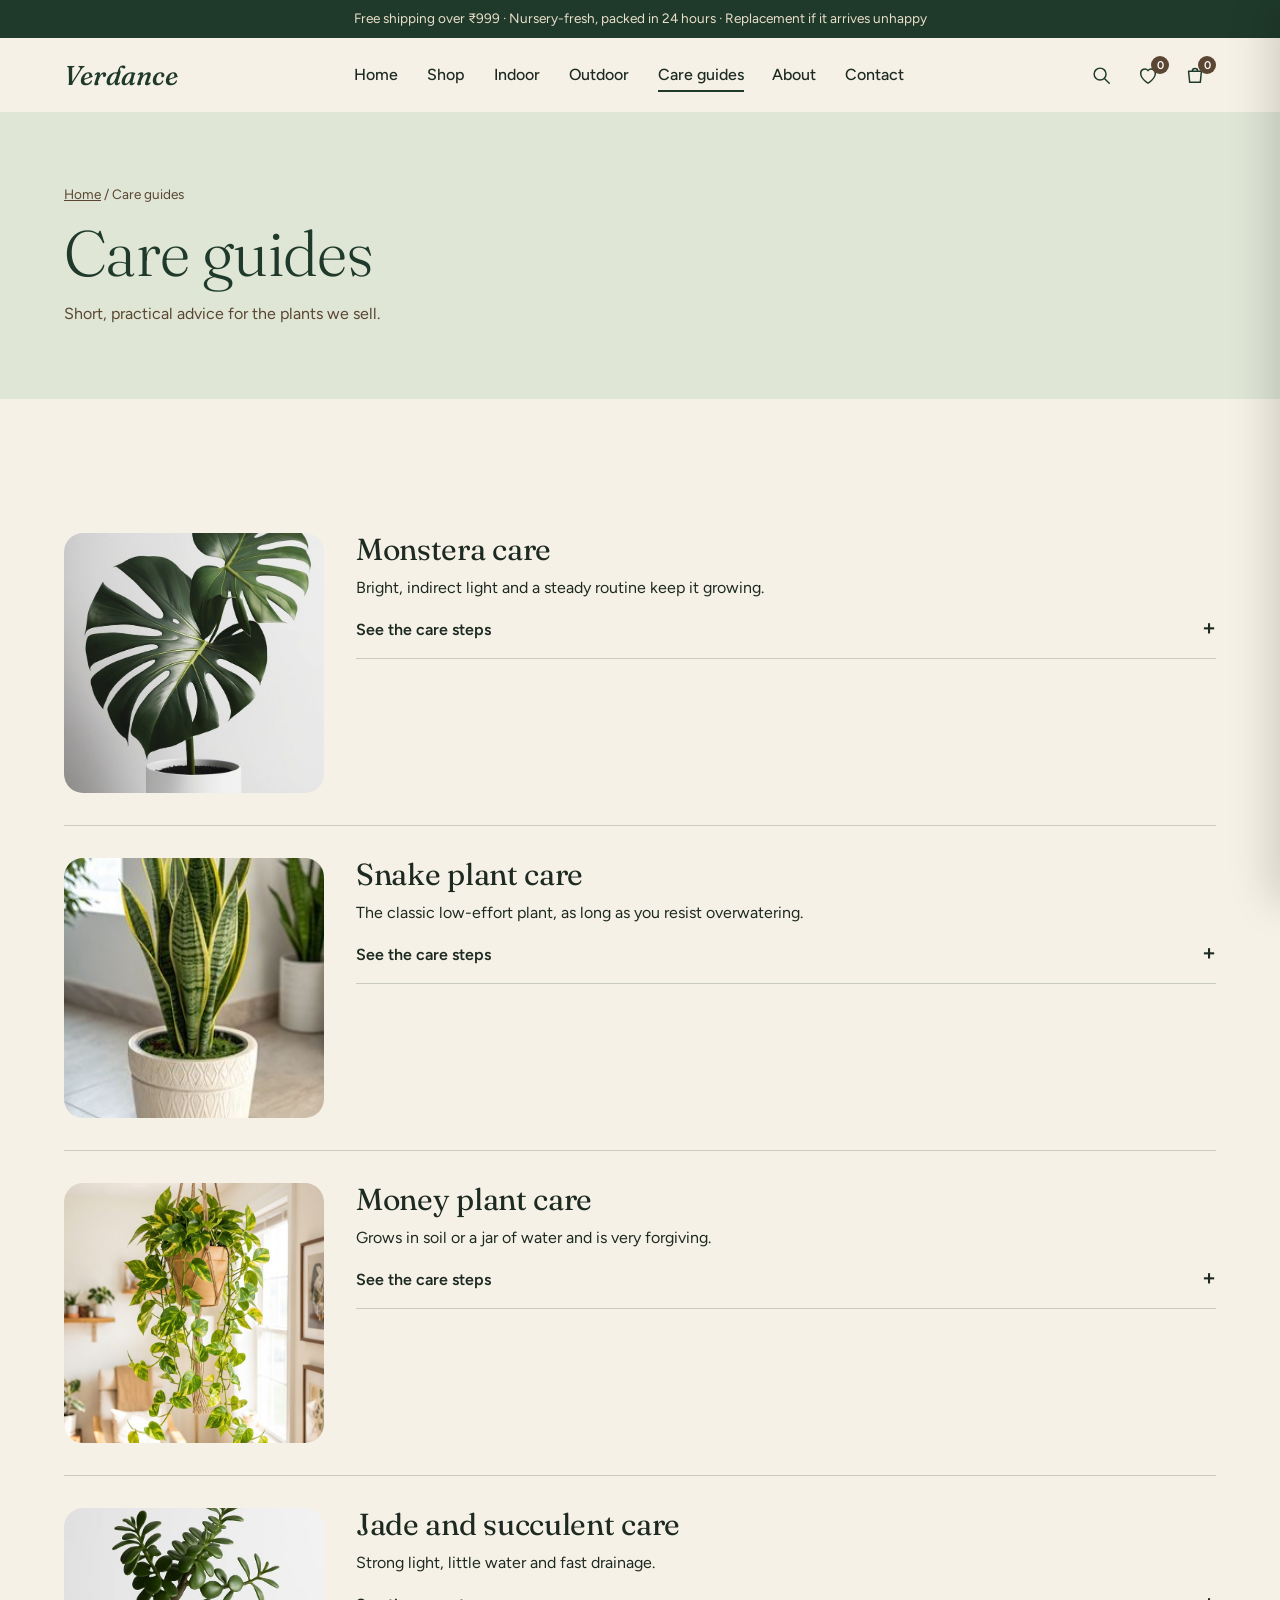
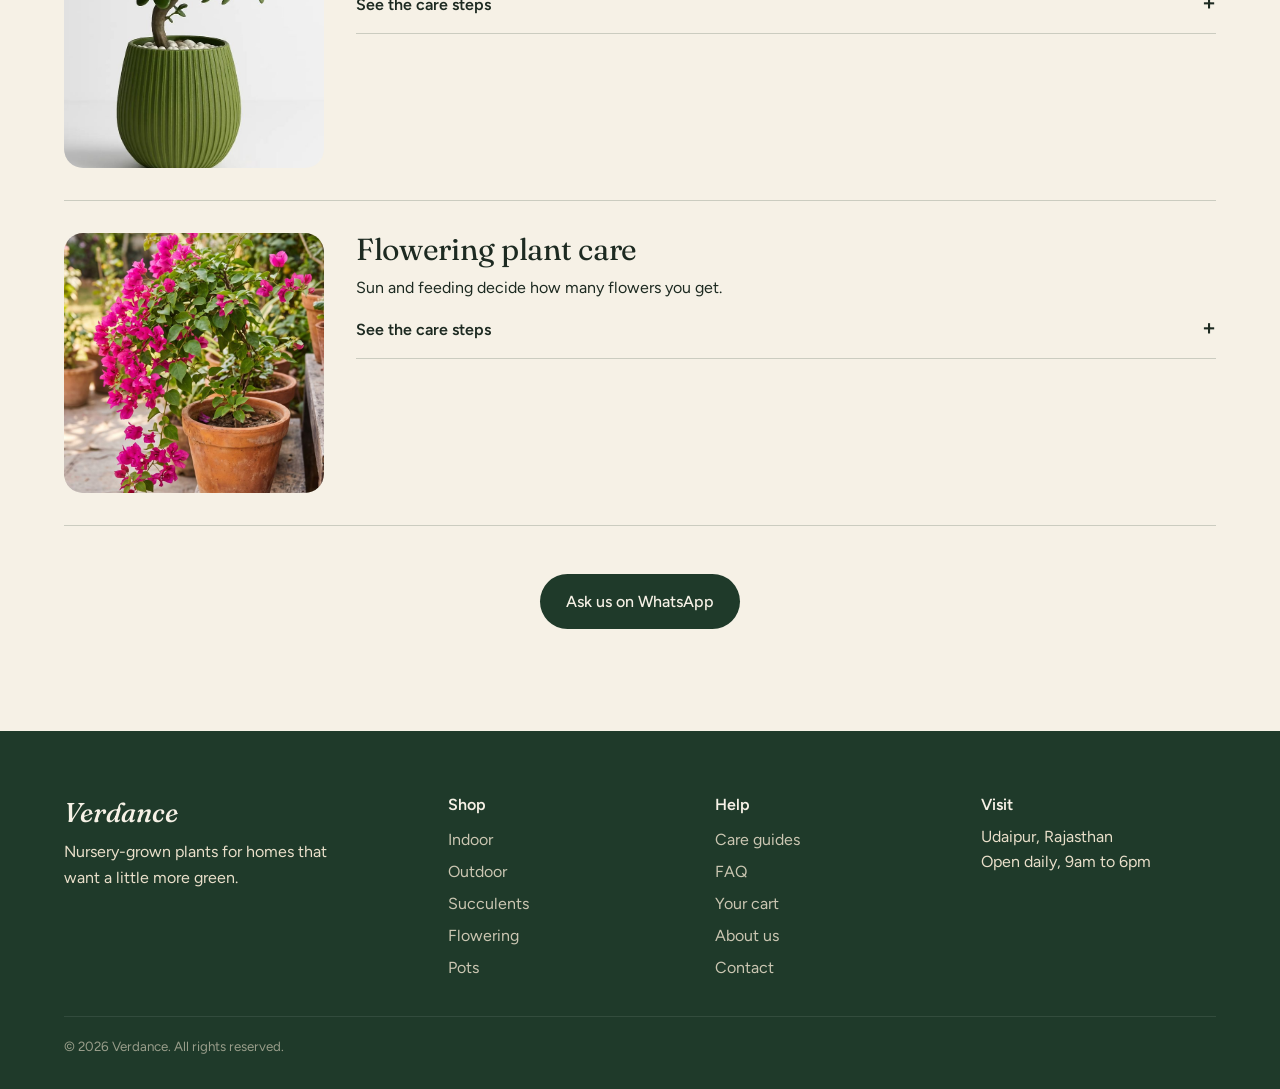
<file: plant-website/plant-website/journal.html>
<!DOCTYPE html>
<html lang="en"><head><meta charset="UTF-8"><meta name="viewport" content="width=device-width, initial-scale=1">
<title>Care guides | Verdance</title><meta name="description" content="Simple plant care guides.">
<link rel="preconnect" href="https://fonts.googleapis.com"><link rel="preconnect" href="https://fonts.gstatic.com" crossorigin>
<link href="https://fonts.googleapis.com/css2?family=Fraunces:ital,opsz,wght@0,9..144,300..600;1,9..144,300..500&family=Figtree:wght@400;500;600&display=swap" rel="stylesheet">
<link rel="stylesheet" href="css/style.css"><link rel="stylesheet" href="css/animations.css"><link rel="stylesheet" href="css/responsive.css"></head>
<body>
<div class="announce"><p>Free shipping over ₹999 · Nursery-fresh, packed in 24 hours · Replacement if it arrives unhappy</p></div>
<header id="header">
<button class="icon burger" data-open="menu" aria-label="Open menu"><span></span><span></span></button>
<a class="logo" href="index.html">Verdance</a>
<nav class="menu" aria-label="Main"><button class="close icon" data-close aria-label="Close menu">×</button>
<a href="index.html">Home</a><a href="shop.html">Shop</a><a href="shop.html?cat=indoor">Indoor</a><a href="shop.html?cat=outdoor">Outdoor</a><a href="journal.html">Care guides</a><a href="about.html">About</a><a href="contact.html">Contact</a></nav>
<div class="tools">
<button class="icon" data-open="search" aria-label="Search"><svg viewBox="0 0 24 24" width="22" height="22"><circle cx="11" cy="11" r="6.5"/><path d="m16 16 5 5"/></svg></button>
<button class="icon" id="wishToggle" aria-label="Saved plants"><svg viewBox="0 0 24 24" width="22" height="22"><path d="M12 21s-8-5.2-8-11a4.5 4.5 0 0 1 8-2.8A4.5 4.5 0 0 1 20 10c0 5.8-8 11-8 11z"/></svg><i id="wishCount">0</i></button>
<button class="icon" data-open="cart" aria-label="Open cart"><svg viewBox="0 0 24 24" width="22" height="22"><path d="M5 8h14l-1.2 12H6.2zM9 8a3 3 0 0 1 6 0"/></svg><i id="cartCount">0</i></button></div>
<form id="searchForm" class="search"><input id="searchInput" type="search" placeholder="Search plants, e.g. monstera" aria-label="Search plants"><button class="icon" type="button" data-close aria-label="Close search">×</button></form>
</header><div class="scrim" data-close></div>
<main id="top"><section class="phero"><p class="crumb"><a href="index.html">Home</a> / Care guides</p><h1>Care guides</h1><p>Short, practical advice for the plants we sell.</p></section><section><article class="post reveal"><div class="pimg"><img src="assets/images/p1.jpg" alt="Monstera care"></div><div><h2>Monstera care</h2><p>Bright, indirect light and a steady routine keep it growing.</p><details><summary>See the care steps</summary><ul><li>Place it near a bright window, out of harsh midday sun.</li><li>Water when the top 3 to 4 cm of soil is dry.</li><li>Wipe the leaves monthly so they can absorb light.</li><li>Give it a moss pole as it grows taller.</li></ul></details></div></article><article class="post reveal"><div class="pimg"><img src="assets/images/p2.jpg" alt="Snake plant care"></div><div><h2>Snake plant care</h2><p>The classic low-effort plant, as long as you resist overwatering.</p><details><summary>See the care steps</summary><ul><li>Fine in low light, happiest in bright indirect light.</li><li>Water every 2 to 3 weeks and let the soil dry fully.</li><li>Use a gritty, well-draining mix and a pot with holes.</li><li>Yellow, soft leaves usually mean too much water.</li></ul></details></div></article><article class="post reveal"><div class="pimg"><img src="assets/images/p3.jpg" alt="Money plant care"></div><div><h2>Money plant care</h2><p>Grows in soil or a jar of water and is very forgiving.</p><details><summary>See the care steps</summary><ul><li>Give it bright, indirect light.</li><li>In soil, water once the top layer feels dry.</li><li>In water, change it every 1 to 2 weeks.</li><li>Trim long vines to keep it full.</li></ul></details></div></article><article class="post reveal"><div class="pimg"><img src="assets/images/p7.jpg" alt="Jade and succulent care"></div><div><h2>Jade and succulent care</h2><p>Strong light, little water and fast drainage.</p><details><summary>See the care steps</summary><ul><li>Give it as much bright light as you can.</li><li>Water deeply, then wait until the soil is completely dry.</li><li>Use a gritty mix and a drainage hole.</li><li>Go lighter on watering in the rainy season.</li></ul></details></div></article><article class="post reveal"><div class="pimg"><img src="assets/images/p5.jpg" alt="Flowering plant care"></div><div><h2>Flowering plant care</h2><p>Sun and feeding decide how many flowers you get.</p><details><summary>See the care steps</summary><ul><li>Bougainvillea and hibiscus need 5 to 6 hours of sun.</li><li>Let bougainvillea dry out between waterings for more blooms.</li><li>Feed every 2 to 3 weeks while in flower.</li><li>Prune lightly after a flush of flowers.</li></ul></details></div></article><p class="more"><a class="btn" data-wa="Hi {brand}, I have a plant care question." target="_blank" rel="noopener" href="#">Ask us on WhatsApp</a></p></section></main>
<footer>
<div><a class="logo" href="index.html">Verdance</a><p>Nursery-grown plants for homes that want a little more green.</p></div>
<div><h4>Shop</h4><a href="shop.html?cat=indoor">Indoor</a><a href="shop.html?cat=outdoor">Outdoor</a><a href="shop.html?cat=succulents">Succulents</a><a href="shop.html?cat=flowering">Flowering</a><a href="shop.html?cat=pots">Pots</a></div>
<div><h4>Help</h4><a href="journal.html">Care guides</a><a href="faq.html">FAQ</a><a href="cart.html">Your cart</a><a href="about.html">About us</a><a href="contact.html">Contact</a></div>
<div><h4>Visit</h4><p>Udaipur, Rajasthan<br>Open daily, 9am to 6pm</p></div>
<small>© <span id="year"></span> Verdance. All rights reserved.</small></footer>
<aside class="drawer" aria-label="Cart"><div class="dh"><h3>Your cart</h3><button class="icon" data-close aria-label="Close cart">×</button></div><div id="cartItems"></div>
<div class="df"><p>Total <b id="cartTotal">₹0</b></p><a class="btn ghost" href="cart.html">View full cart</a><a id="cartOrder" class="btn" target="_blank" rel="noopener" href="#">Order on WhatsApp</a></div></aside>
<div id="toast" role="status" aria-live="polite"></div>
<button id="toTop" aria-label="Back to top"><svg viewBox="0 0 24 24" width="20" height="20"><path d="m6 14 6-6 6 6"/></svg></button>
<script src="js/products.js"></script><script src="js/cart.js"></script><script src="js/main.js"></script></body></html>
</file>
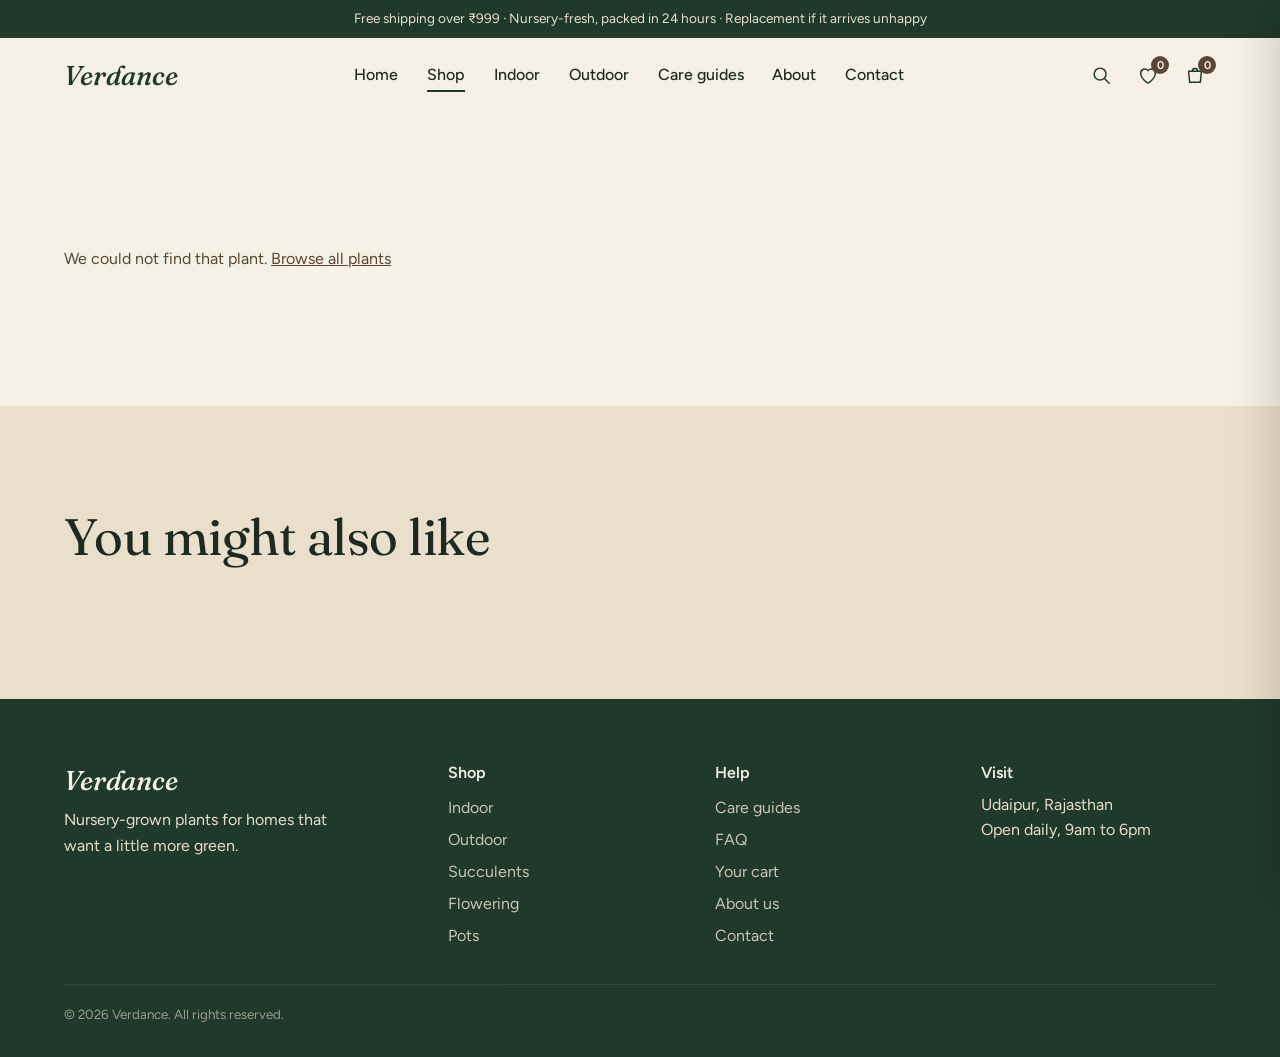
<file: plant-website/plant-website/product.html>
<!DOCTYPE html>
<html lang="en"><head><meta charset="UTF-8"><meta name="viewport" content="width=device-width, initial-scale=1">
<title>Plant details | Verdance</title><meta name="description" content="Plant details, care and ordering.">
<link rel="preconnect" href="https://fonts.googleapis.com"><link rel="preconnect" href="https://fonts.gstatic.com" crossorigin>
<link href="https://fonts.googleapis.com/css2?family=Fraunces:ital,opsz,wght@0,9..144,300..600;1,9..144,300..500&family=Figtree:wght@400;500;600&display=swap" rel="stylesheet">
<link rel="stylesheet" href="css/style.css"><link rel="stylesheet" href="css/animations.css"><link rel="stylesheet" href="css/responsive.css"></head>
<body>
<div class="announce"><p>Free shipping over ₹999 · Nursery-fresh, packed in 24 hours · Replacement if it arrives unhappy</p></div>
<header id="header">
<button class="icon burger" data-open="menu" aria-label="Open menu"><span></span><span></span></button>
<a class="logo" href="index.html">Verdance</a>
<nav class="menu" aria-label="Main"><button class="close icon" data-close aria-label="Close menu">×</button>
<a href="index.html">Home</a><a href="shop.html">Shop</a><a href="shop.html?cat=indoor">Indoor</a><a href="shop.html?cat=outdoor">Outdoor</a><a href="journal.html">Care guides</a><a href="about.html">About</a><a href="contact.html">Contact</a></nav>
<div class="tools">
<button class="icon" data-open="search" aria-label="Search"><svg viewBox="0 0 24 24" width="22" height="22"><circle cx="11" cy="11" r="6.5"/><path d="m16 16 5 5"/></svg></button>
<button class="icon" id="wishToggle" aria-label="Saved plants"><svg viewBox="0 0 24 24" width="22" height="22"><path d="M12 21s-8-5.2-8-11a4.5 4.5 0 0 1 8-2.8A4.5 4.5 0 0 1 20 10c0 5.8-8 11-8 11z"/></svg><i id="wishCount">0</i></button>
<button class="icon" data-open="cart" aria-label="Open cart"><svg viewBox="0 0 24 24" width="22" height="22"><path d="M5 8h14l-1.2 12H6.2zM9 8a3 3 0 0 1 6 0"/></svg><i id="cartCount">0</i></button></div>
<form id="searchForm" class="search"><input id="searchInput" type="search" placeholder="Search plants, e.g. monstera" aria-label="Search plants"><button class="icon" type="button" data-close aria-label="Close search">×</button></form>
</header><div class="scrim" data-close></div>
<main id="top"><section><div id="product" class="pd"></div></section><section class="featured"><h2 class="reveal">You might also like</h2><div id="related" class="grid" style="margin-top:2rem"></div></section></main>
<footer>
<div><a class="logo" href="index.html">Verdance</a><p>Nursery-grown plants for homes that want a little more green.</p></div>
<div><h4>Shop</h4><a href="shop.html?cat=indoor">Indoor</a><a href="shop.html?cat=outdoor">Outdoor</a><a href="shop.html?cat=succulents">Succulents</a><a href="shop.html?cat=flowering">Flowering</a><a href="shop.html?cat=pots">Pots</a></div>
<div><h4>Help</h4><a href="journal.html">Care guides</a><a href="faq.html">FAQ</a><a href="cart.html">Your cart</a><a href="about.html">About us</a><a href="contact.html">Contact</a></div>
<div><h4>Visit</h4><p>Udaipur, Rajasthan<br>Open daily, 9am to 6pm</p></div>
<small>© <span id="year"></span> Verdance. All rights reserved.</small></footer>
<aside class="drawer" aria-label="Cart"><div class="dh"><h3>Your cart</h3><button class="icon" data-close aria-label="Close cart">×</button></div><div id="cartItems"></div>
<div class="df"><p>Total <b id="cartTotal">₹0</b></p><a class="btn ghost" href="cart.html">View full cart</a><a id="cartOrder" class="btn" target="_blank" rel="noopener" href="#">Order on WhatsApp</a></div></aside>
<div id="toast" role="status" aria-live="polite"></div>
<button id="toTop" aria-label="Back to top"><svg viewBox="0 0 24 24" width="20" height="20"><path d="m6 14 6-6 6 6"/></svg></button>
<script src="js/products.js"></script><script src="js/cart.js"></script><script src="js/main.js"></script></body></html>
</file>
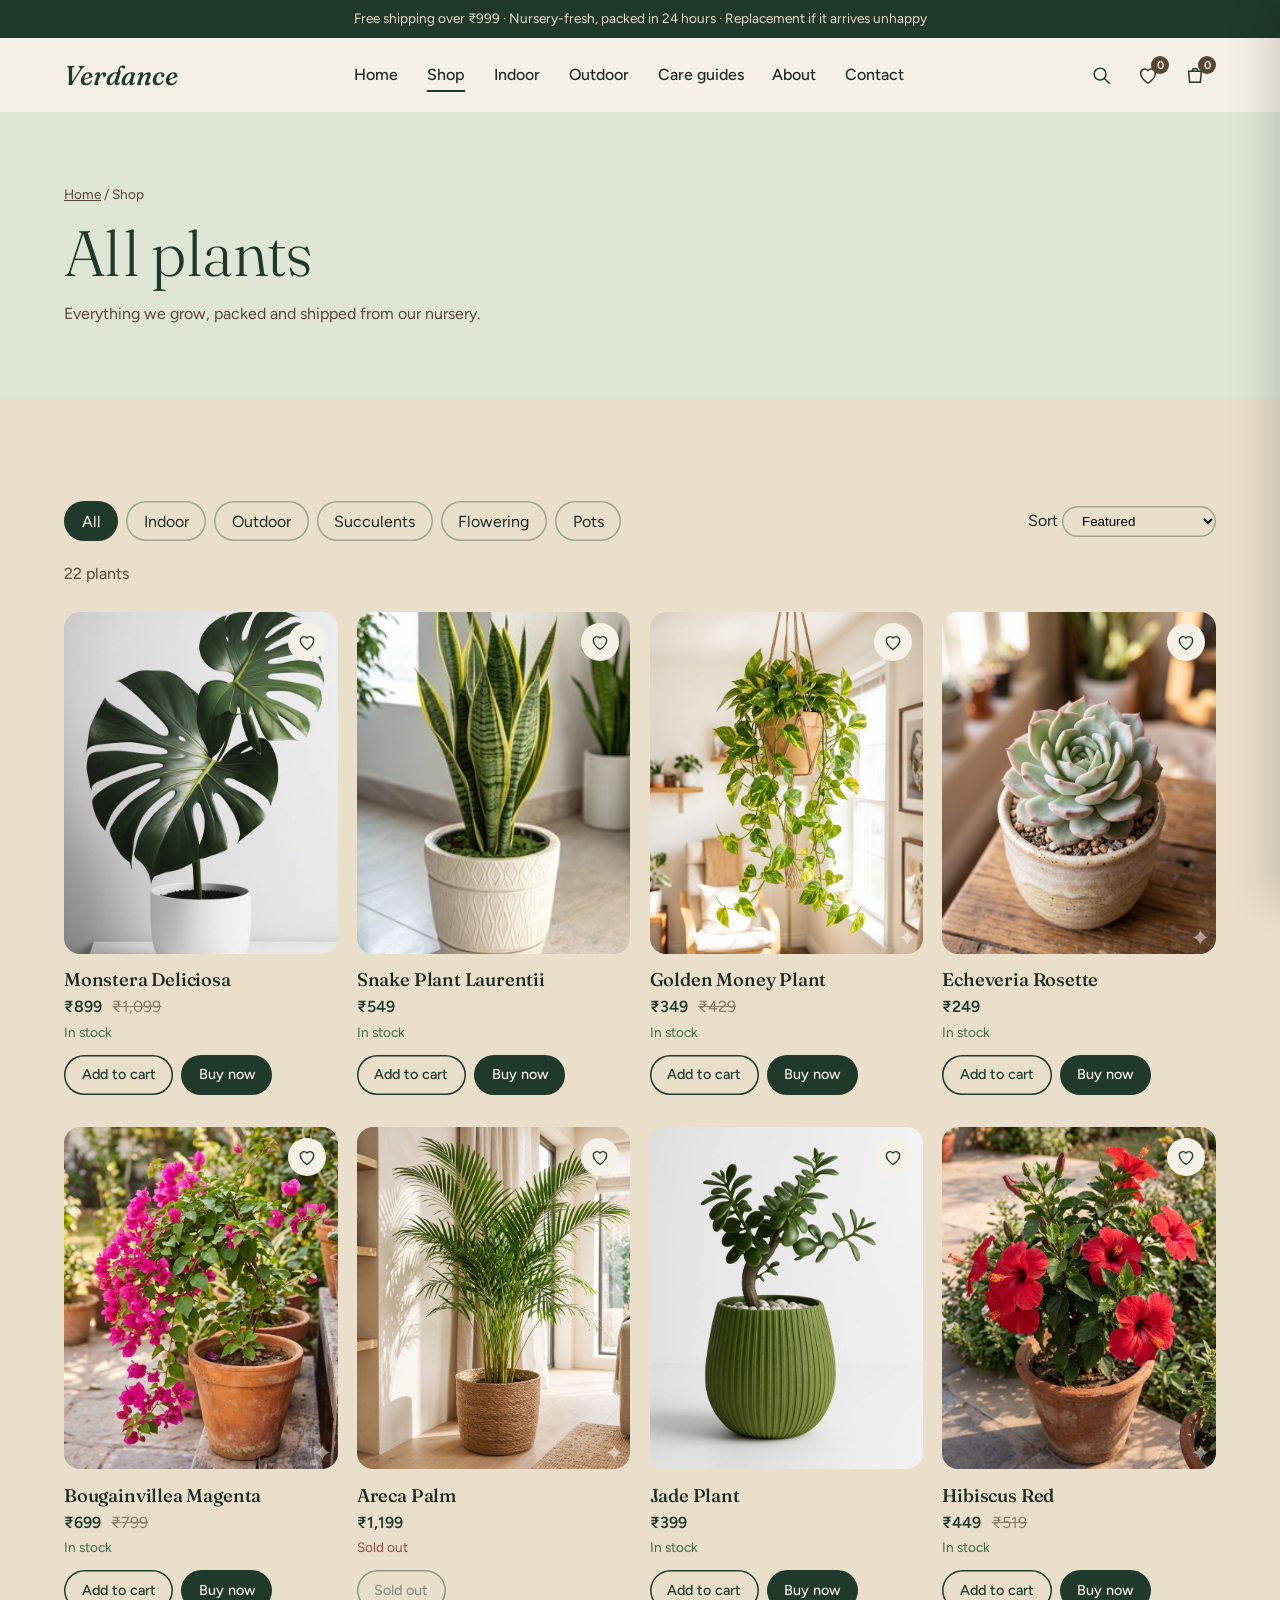
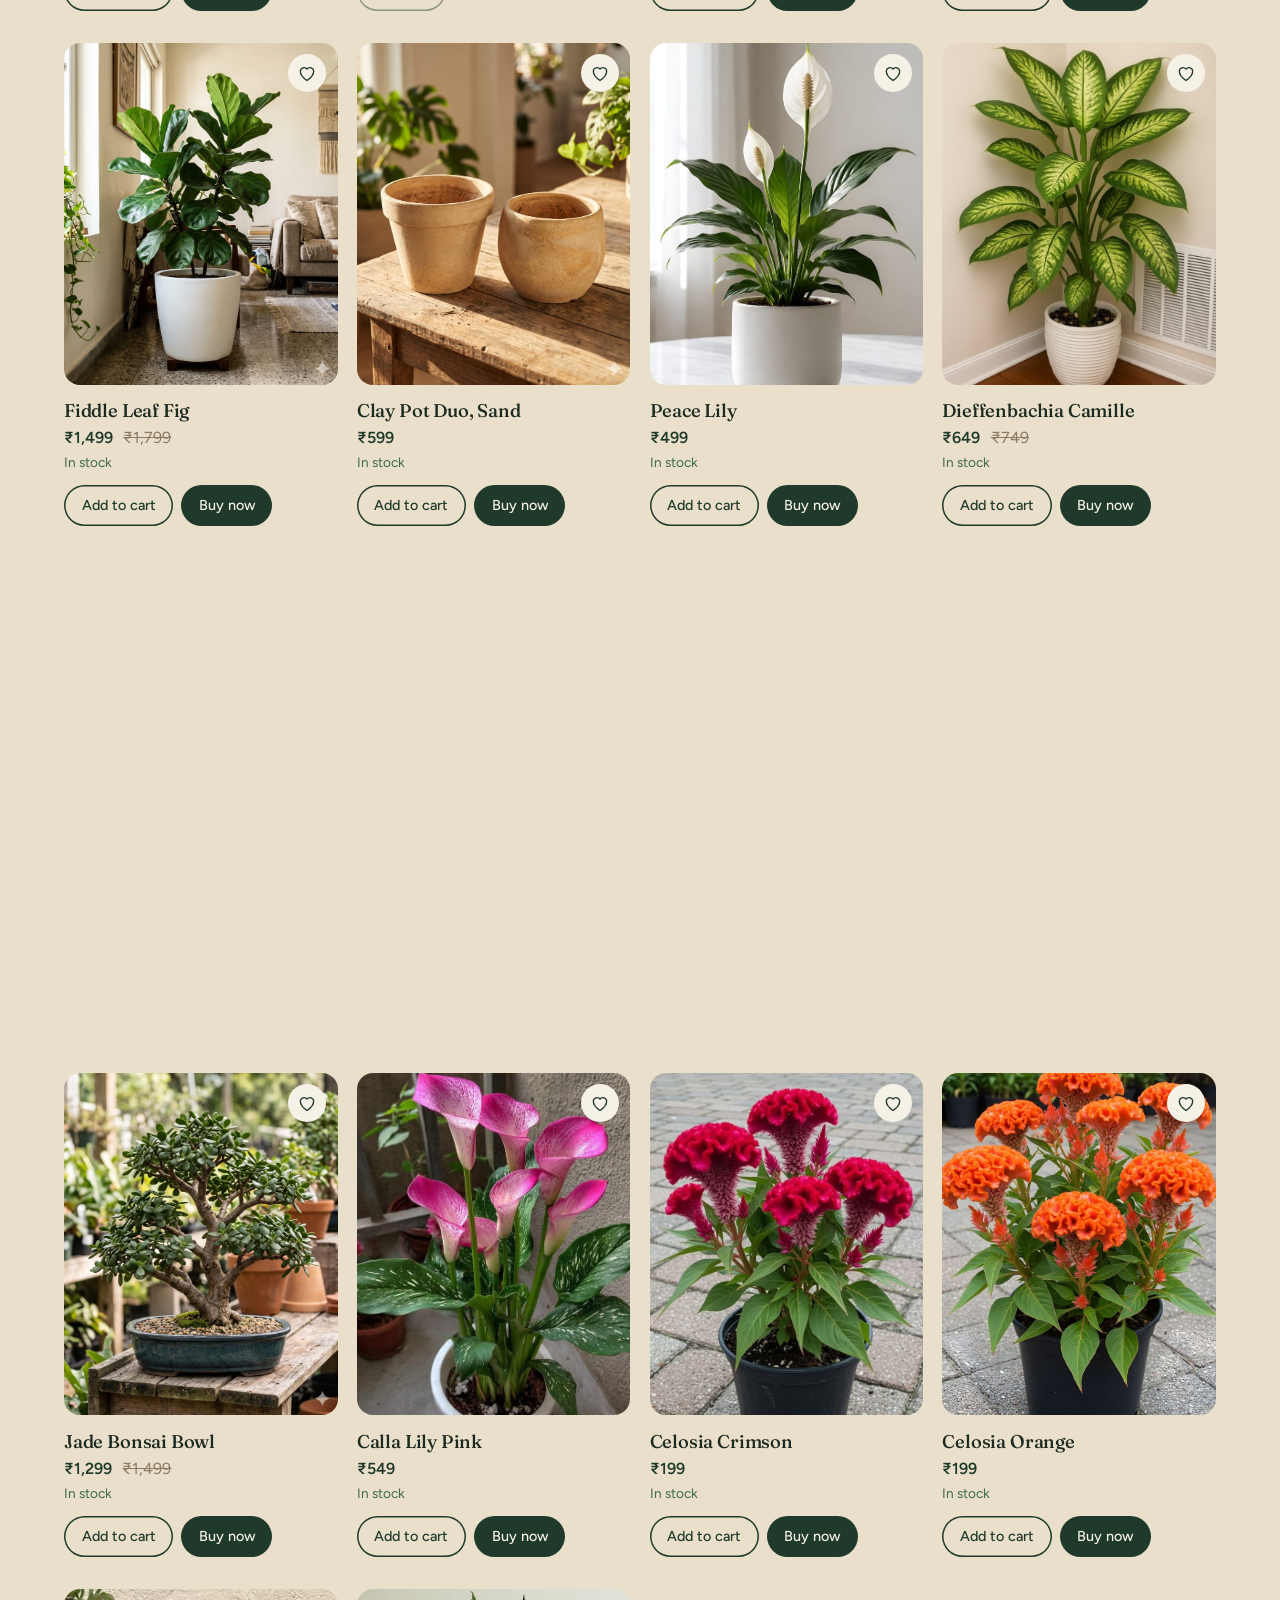
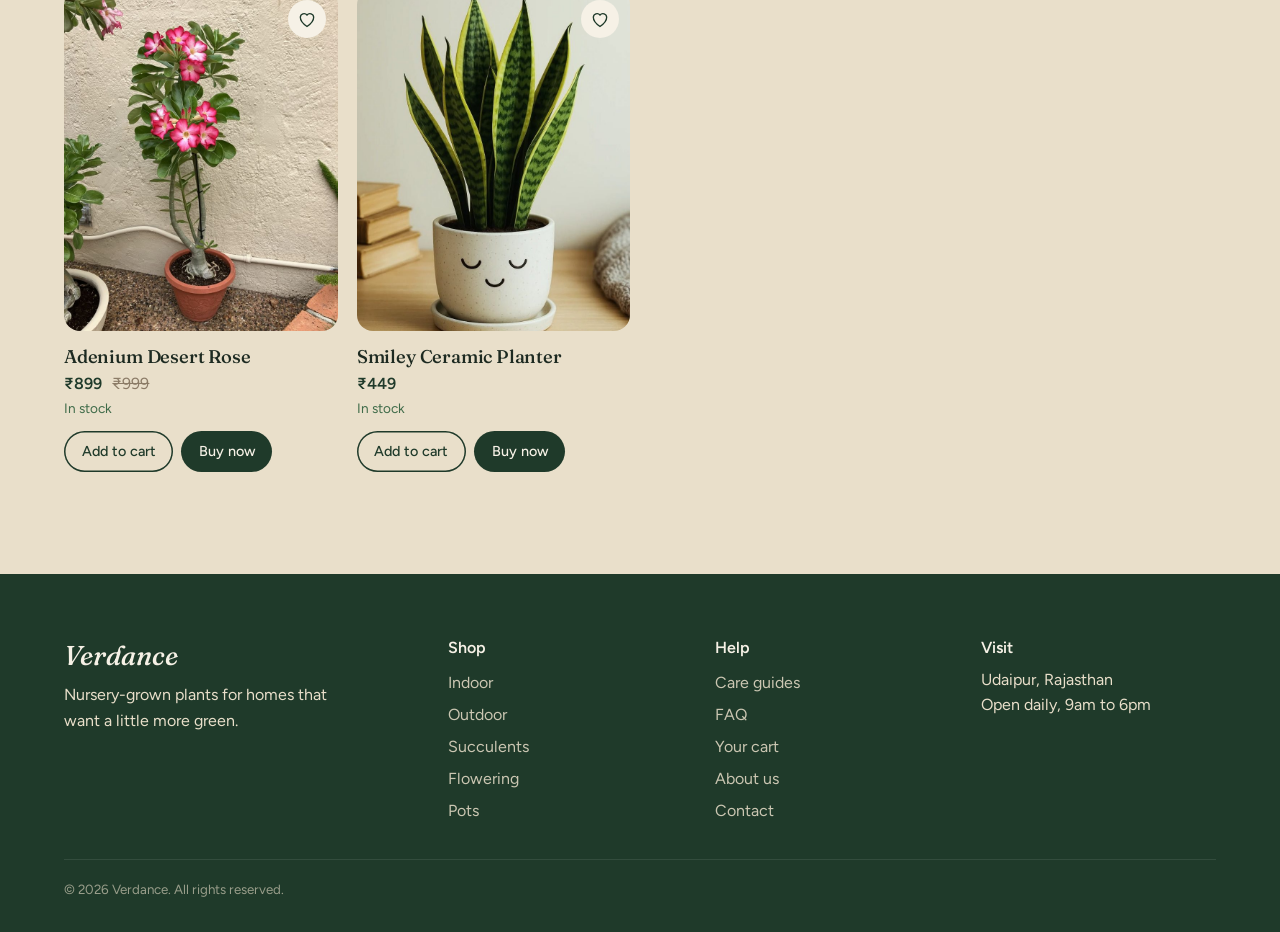
<file: plant-website/plant-website/shop.html>
<!DOCTYPE html>
<html lang="en"><head><meta charset="UTF-8"><meta name="viewport" content="width=device-width, initial-scale=1">
<title>Shop plants | Verdance</title><meta name="description" content="Browse every plant and pot we grow.">
<link rel="preconnect" href="https://fonts.googleapis.com"><link rel="preconnect" href="https://fonts.gstatic.com" crossorigin>
<link href="https://fonts.googleapis.com/css2?family=Fraunces:ital,opsz,wght@0,9..144,300..600;1,9..144,300..500&family=Figtree:wght@400;500;600&display=swap" rel="stylesheet">
<link rel="stylesheet" href="css/style.css"><link rel="stylesheet" href="css/animations.css"><link rel="stylesheet" href="css/responsive.css"></head>
<body>
<div class="announce"><p>Free shipping over ₹999 · Nursery-fresh, packed in 24 hours · Replacement if it arrives unhappy</p></div>
<header id="header">
<button class="icon burger" data-open="menu" aria-label="Open menu"><span></span><span></span></button>
<a class="logo" href="index.html">Verdance</a>
<nav class="menu" aria-label="Main"><button class="close icon" data-close aria-label="Close menu">×</button>
<a href="index.html">Home</a><a href="shop.html">Shop</a><a href="shop.html?cat=indoor">Indoor</a><a href="shop.html?cat=outdoor">Outdoor</a><a href="journal.html">Care guides</a><a href="about.html">About</a><a href="contact.html">Contact</a></nav>
<div class="tools">
<button class="icon" data-open="search" aria-label="Search"><svg viewBox="0 0 24 24" width="22" height="22"><circle cx="11" cy="11" r="6.5"/><path d="m16 16 5 5"/></svg></button>
<button class="icon" id="wishToggle" aria-label="Saved plants"><svg viewBox="0 0 24 24" width="22" height="22"><path d="M12 21s-8-5.2-8-11a4.5 4.5 0 0 1 8-2.8A4.5 4.5 0 0 1 20 10c0 5.8-8 11-8 11z"/></svg><i id="wishCount">0</i></button>
<button class="icon" data-open="cart" aria-label="Open cart"><svg viewBox="0 0 24 24" width="22" height="22"><path d="M5 8h14l-1.2 12H6.2zM9 8a3 3 0 0 1 6 0"/></svg><i id="cartCount">0</i></button></div>
<form id="searchForm" class="search"><input id="searchInput" type="search" placeholder="Search plants, e.g. monstera" aria-label="Search plants"><button class="icon" type="button" data-close aria-label="Close search">×</button></form>
</header><div class="scrim" data-close></div>
<main id="top"><section class="phero"><p class="crumb"><a href="index.html">Home</a> / Shop</p><h1 id="shopTitle">All plants</h1><p id="shopDesc">Everything we grow, packed and shipped from our nursery.</p></section><section class="featured shoppage"><div class="bar"><div class="chips" role="group" aria-label="Filter plants"><button class="chip active" data-filter="all">All</button><button class="chip" data-filter="indoor">Indoor</button><button class="chip" data-filter="outdoor">Outdoor</button><button class="chip" data-filter="succulents">Succulents</button><button class="chip" data-filter="flowering">Flowering</button><button class="chip" data-filter="pots">Pots</button></div><label class="sort">Sort <select id="sort"><option value="default">Featured</option><option value="low">Price: low to high</option><option value="high">Price: high to low</option></select></label></div><p id="count" class="count"></p><div id="grid" class="grid"></div></section></main>
<footer>
<div><a class="logo" href="index.html">Verdance</a><p>Nursery-grown plants for homes that want a little more green.</p></div>
<div><h4>Shop</h4><a href="shop.html?cat=indoor">Indoor</a><a href="shop.html?cat=outdoor">Outdoor</a><a href="shop.html?cat=succulents">Succulents</a><a href="shop.html?cat=flowering">Flowering</a><a href="shop.html?cat=pots">Pots</a></div>
<div><h4>Help</h4><a href="journal.html">Care guides</a><a href="faq.html">FAQ</a><a href="cart.html">Your cart</a><a href="about.html">About us</a><a href="contact.html">Contact</a></div>
<div><h4>Visit</h4><p>Udaipur, Rajasthan<br>Open daily, 9am to 6pm</p></div>
<small>© <span id="year"></span> Verdance. All rights reserved.</small></footer>
<aside class="drawer" aria-label="Cart"><div class="dh"><h3>Your cart</h3><button class="icon" data-close aria-label="Close cart">×</button></div><div id="cartItems"></div>
<div class="df"><p>Total <b id="cartTotal">₹0</b></p><a class="btn ghost" href="cart.html">View full cart</a><a id="cartOrder" class="btn" target="_blank" rel="noopener" href="#">Order on WhatsApp</a></div></aside>
<div id="toast" role="status" aria-live="polite"></div>
<button id="toTop" aria-label="Back to top"><svg viewBox="0 0 24 24" width="20" height="20"><path d="m6 14 6-6 6 6"/></svg></button>
<script src="js/products.js"></script><script src="js/cart.js"></script><script src="js/main.js"></script></body></html>
</file>
<file: plant-website/plant-website/css/style.css>
:root{--forest:#1f3a2a;--sage:#8fa68a;--sage-l:#dfe6d6;--cream:#f6f1e6;--beige:#e9dfca;--brown:#5a4632;--ink:#1d2a21;--serif:"Fraunces",Georgia,serif;--sans:"Figtree",system-ui,sans-serif;--ease:cubic-bezier(.2,.7,.2,1)}
*{box-sizing:border-box;margin:0}html{scroll-behavior:smooth;scroll-padding-top:80px}
body{font:400 1rem/1.6 var(--sans);color:var(--ink);background:var(--cream);overflow-x:hidden}
img{display:block;width:100%;height:100%;object-fit:cover}button,input{font:inherit;color:inherit}button{cursor:pointer;background:none;border:0}
a{color:inherit;text-decoration:none}:focus-visible{outline:2px solid var(--forest);outline-offset:3px}
h1,h2,h3{font-family:var(--serif);font-weight:400;line-height:1.1;letter-spacing:-.01em}
h2{font-size:clamp(1.9rem,4vw,3.2rem);max-width:18ch}
section{padding:clamp(3.5rem,8vw,7rem) clamp(1.2rem,5vw,4.5rem)}
.announce{background:var(--forest);color:var(--beige);text-align:center;font-size:.85rem;padding:.5rem 1rem}
.btn{display:inline-block;background:var(--forest);color:var(--cream);padding:.9rem 1.6rem;border-radius:999px;font-weight:500;transition:.35s var(--ease)}
.btn:hover{background:var(--brown);transform:translateY(-2px)}.btn.ghost{background:none;color:var(--forest);box-shadow:inset 0 0 0 1.5px var(--forest)}
.btn.ghost:hover{background:var(--forest);color:var(--cream)}.btn.light{background:var(--cream);color:var(--forest)}.btn.light:hover{background:var(--beige)}
.btn.small{padding:.55rem 1.1rem;font-size:.9rem}.btn:disabled,.btn.disabled{opacity:.45;pointer-events:none}
.row{display:flex;gap:.8rem;flex-wrap:wrap}
header{position:sticky;top:0;z-index:50;display:flex;align-items:center;gap:1.5rem;padding:1rem clamp(1.2rem,5vw,4.5rem);transition:.4s var(--ease);background:var(--cream)}
header.solid{background:rgba(246,241,230,.92);backdrop-filter:blur(10px);padding-block:.6rem;box-shadow:0 1px 0 rgba(31,58,42,.12)}
.logo{font:500 1.7rem var(--serif);color:var(--forest);font-style:italic}
.menu{display:flex;gap:1.8rem;margin-inline:auto}.menu a{position:relative;font-weight:500}
.menu a::after{content:"";position:absolute;left:0;bottom:-4px;height:1.5px;width:100%;background:var(--forest);transform:scaleX(0);transform-origin:left;transition:.35s var(--ease)}.menu a:hover::after{transform:scaleX(1)}
.tools{display:flex;gap:.3rem}.icon{position:relative;width:42px;height:42px;display:grid;place-items:center;border-radius:50%;font-size:1.6rem;transition:.3s}
.icon:hover{background:var(--sage-l)}.icon svg{fill:none;stroke:var(--forest);stroke-width:1.6;stroke-linecap:round;stroke-linejoin:round}
#wishToggle.on svg{fill:var(--forest)}.icon i{position:absolute;top:2px;right:0;min-width:18px;height:18px;border-radius:9px;background:var(--brown);color:#fff;font:600 .7rem/18px var(--sans);text-align:center;font-style:normal}
.burger,.menu .close{display:none}
.search{position:absolute;inset:0;display:flex;align-items:center;gap:1rem;padding:0 clamp(1.2rem,5vw,4.5rem);background:var(--cream);opacity:0;pointer-events:none;transform:translateY(-100%);transition:.45s var(--ease)}
.search input{flex:1;border:0;background:none;font-size:1.3rem;outline:0;font-family:var(--serif)}
.open-search .search{opacity:1;pointer-events:auto;transform:none}
.scrim{position:fixed;inset:0;background:rgba(20,30,24,.45);opacity:0;pointer-events:none;transition:.4s;z-index:55}
.open-cart .scrim,.open-menu .scrim{opacity:1;pointer-events:auto}
.hero{position:relative;display:grid;grid-template-columns:1.05fr 1fr;gap:3rem;align-items:center;min-height:82vh;overflow:hidden}
.hero h1{font-size:clamp(2.8rem,7vw,6rem);font-weight:300;color:var(--forest)}.hero h1 span{display:block}
.lede{max-width:44ch;margin:1.4rem 0 2rem;font-size:1.1rem;color:var(--brown)}
.hero-img{aspect-ratio:4/5;border-radius:48% 48% 1.5rem 1.5rem/32% 32% 1.5rem 1.5rem;overflow:hidden;background:var(--sage)}
.float{position:absolute;width:120px;height:150px;border-radius:50% 50% 1rem 1rem;object-fit:cover;left:46%;bottom:6%;animation:drift 9s ease-in-out infinite}
.leaf{position:absolute;width:90px;height:150px;background:var(--sage);opacity:.35;border-radius:0 100% 0 100%}.l1{top:8%;right:3%;animation:drift 11s ease-in-out infinite}.l2{bottom:4%;left:-20px;animation:drift 13s ease-in-out infinite reverse;background:var(--brown);opacity:.18}
.cat-grid{display:grid;grid-template-columns:repeat(6,1fr);grid-auto-rows:210px;gap:1rem;margin-top:2.5rem}
.cat{position:relative;overflow:hidden;border-radius:1.2rem;grid-column:span 2;text-align:left}.cat.big{grid-row:span 2}.cat.wide{grid-column:span 3}
.cat img{transition:transform 1s var(--ease)}.cat:hover img{transform:scale(1.08)}
.cat span{position:absolute;left:1rem;bottom:1rem;background:var(--cream);color:var(--forest);padding:.4rem 1rem;border-radius:999px;font-weight:500;transition:.4s var(--ease)}.cat:hover span{background:var(--forest);color:var(--cream);padding-inline:1.4rem}
.featured{background:var(--beige)}.head{display:flex;justify-content:space-between;align-items:end;gap:2rem;flex-wrap:wrap;margin-bottom:2.5rem}
.chips{display:flex;gap:.5rem;flex-wrap:wrap}.chip{padding:.45rem 1.1rem;border-radius:999px;box-shadow:inset 0 0 0 1.5px rgba(31,58,42,.35);transition:.3s}
.chip:hover{background:var(--sage-l)}.chip.active{background:var(--forest);color:var(--cream);box-shadow:none}
.grid{display:grid;grid-template-columns:repeat(4,1fr);gap:2rem 1.2rem}
.card h3{font:500 1.15rem var(--serif);margin:.9rem 0 .2rem}.thumb{position:relative;aspect-ratio:4/5;overflow:hidden;border-radius:1rem;background:var(--sage-l)}
.thumb img{transition:transform .9s var(--ease)}.card:hover .thumb img{transform:scale(1.07)}
.wish{position:absolute;top:.7rem;right:.7rem;width:38px;height:38px;border-radius:50%;background:var(--cream);display:grid;place-items:center;transition:.3s}
.wish svg{fill:none;stroke:var(--forest);stroke-width:1.6}.wish.on svg{fill:var(--brown);stroke:var(--brown)}.wish:hover{transform:scale(1.1)}
.price{font-weight:600;color:var(--forest)}.price s{font-weight:400;color:var(--brown);opacity:.65;margin-left:.4rem}
.stock{font-size:.85rem;margin:.1rem 0 .7rem}.stock.in{color:#3f6b49}.stock.out{color:#9a4a3a}.empty{grid-column:1/-1;padding:2rem 0;color:var(--brown)}
.promo{display:grid;grid-template-columns:1.1fr 1fr;padding:0;background:var(--forest);color:var(--cream);overflow:hidden}
.promo-img{min-height:520px;overflow:hidden}.promo-img img{height:120%;transform:translateY(var(--py,0))}
.promo-text{align-self:center;padding:clamp(2rem,6vw,5rem)}.promo-text h2{max-width:16ch}.promo-text p{margin:1.4rem 0 2rem;max-width:42ch;color:var(--beige)}
.life-row{display:grid;grid-template-columns:1.4fr 1fr 1fr;gap:1.2rem;margin-top:2.5rem}
.lf{position:relative;display:block;text-align:left;border-radius:1.2rem;overflow:hidden;min-height:480px;color:#fff}.lf img{position:absolute;inset:0;transition:transform 1s var(--ease)}.lf:hover img{transform:scale(1.06)}
.lf div{position:absolute;inset:auto 0 0;padding:4rem 1.4rem 1.4rem;background:linear-gradient(transparent,rgba(20,30,24,.85))}.lf p{opacity:.9;max-width:28ch}.lf h3{font-size:1.7rem;margin-bottom:.3rem}
.why{background:var(--sage-l)}.why ul{list-style:none;padding:0;margin-top:2.5rem;display:grid;grid-template-columns:repeat(4,1fr);gap:2.5rem}
.why li{padding-top:1.2rem;border-top:2px solid var(--forest)}.why h3{font-size:1.35rem;margin-bottom:.5rem}
.mosaic{display:grid;grid-template-columns:1.2fr 1fr 1fr;grid-template-rows:260px 260px;gap:1rem;margin-top:2.5rem}
.mosaic img{border-radius:1rem;transition:transform .9s var(--ease)}.mosaic img:first-child{grid-row:span 2}.mosaic img:nth-child(3){grid-column:2/4}.mosaic img:hover{transform:scale(1.02)}
.reviews[hidden]{display:none}.reviews blockquote{max-width:60ch;margin-top:1.5rem;font:italic 1.4rem/1.4 var(--serif)}.reviews cite{display:block;margin-top:.5rem;font:500 .9rem var(--sans)}
.wa{background:var(--brown);color:var(--cream);text-align:center;display:flex;flex-direction:column;align-items:center;gap:1rem}.wa h2{max-width:20ch}.wa p{color:var(--beige);margin-bottom:.6rem}
footer{background:var(--forest);color:var(--beige);display:grid;grid-template-columns:1.5fr 1fr 1fr 1fr;gap:2rem;padding:4rem clamp(1.2rem,5vw,4.5rem) 2rem}
footer .logo{color:var(--cream)}footer p{margin-top:.6rem;max-width:30ch}footer h4{font:600 1rem var(--sans);color:var(--cream);margin-bottom:.6rem}
footer a:not(.logo),footer button{display:block;padding:.2rem 0;text-align:left;opacity:.85;transition:.3s}footer a:not(.logo):hover,footer button:hover{opacity:1;transform:translateX(4px)}footer small{grid-column:1/-1;opacity:.6;border-top:1px solid rgba(255,255,255,.15);padding-top:1.2rem}
.drawer{position:fixed;top:0;right:0;height:100%;width:min(400px,100%);background:var(--cream);z-index:60;display:flex;flex-direction:column;transform:translateX(100%);transition:transform .5s var(--ease);box-shadow:-10px 0 40px rgba(0,0,0,.15)}
.open-cart .drawer{transform:none}.dh,.df{padding:1.2rem 1.4rem;display:flex;justify-content:space-between;align-items:center}.dh{border-bottom:1px solid var(--beige)}
.df{flex-direction:column;align-items:stretch;gap:.8rem;border-top:1px solid var(--beige);text-align:center}.df p{display:flex;justify-content:space-between;font-size:1.1rem}
#cartItems{flex:1;overflow:auto;padding:1rem 1.4rem}.line{display:flex;gap:1rem;margin-bottom:1rem}.line img{width:70px;height:88px;border-radius:.7rem}.line span{display:block;color:var(--brown)}
.qty{display:inline-flex;align-items:center;gap:.7rem;margin-top:.3rem;box-shadow:inset 0 0 0 1px var(--sage);border-radius:999px;padding:0 .3rem}.qty button{width:28px;height:28px;font-size:1.1rem}
#toast{position:fixed;left:50%;bottom:1.5rem;transform:translate(-50%,30px);background:var(--forest);color:var(--cream);padding:.7rem 1.3rem;border-radius:999px;opacity:0;pointer-events:none;transition:.4s var(--ease);z-index:70}#toast.show{opacity:1;transform:translate(-50%,0)}
#toTop{position:fixed;right:1.2rem;bottom:1.2rem;width:46px;height:46px;border-radius:50%;background:var(--forest);display:grid;place-items:center;opacity:0;transform:translateY(20px);pointer-events:none;transition:.4s var(--ease);z-index:40}
#toTop svg{fill:none;stroke:var(--cream);stroke-width:2}#toTop.show{opacity:1;transform:none;pointer-events:auto}
/* ===== inner pages ===== */
.phero{background:var(--sage-l);padding:clamp(2.5rem,6vw,4.5rem) clamp(1.2rem,5vw,4.5rem)}.phero h1{font-size:clamp(2.2rem,5vw,4rem);font-weight:300;color:var(--forest);max-width:20ch}.phero p:not(.crumb){max-width:56ch;margin-top:.8rem;color:var(--brown)}
.crumb{font-size:.85rem;color:var(--brown);margin-bottom:.8rem}.crumb a{text-decoration:underline}
.shoppage .bar{display:flex;justify-content:space-between;gap:1rem;flex-wrap:wrap;align-items:center}.sort select{border:0;box-shadow:inset 0 0 0 1.5px rgba(31,58,42,.35);border-radius:999px;background:none;padding:.45rem 1rem}.count{margin:1.2rem 0 1.6rem;color:var(--brown)}
.card h3 a:hover{text-decoration:underline}.thumb a{display:block;height:100%}.more{text-align:center;margin-top:3rem}
.acts{display:flex;gap:.5rem;flex-wrap:wrap}
.pd{display:grid;grid-template-columns:1fr 1fr;gap:clamp(1.5rem,5vw,4rem);align-items:start}.pimg{aspect-ratio:4/5;border-radius:1.2rem;overflow:hidden;background:var(--sage-l)}
.pinfo h1{font-size:clamp(2rem,4vw,3.2rem);margin:.3rem 0 .8rem}.pinfo .price{font-size:1.5rem}.pinfo>p{margin:1rem 0;max-width:52ch}
.specs{display:grid;grid-template-columns:auto 1fr;gap:.5rem 1.5rem;margin:1.2rem 0;padding:1.2rem 0;border-block:1px solid rgba(31,58,42,.2)}.specs dt{color:var(--brown)}.specs dd{margin:0;font-weight:500}
.pinfo .acts{margin:1.2rem 0}.note{font-size:.9rem;color:var(--brown)}.wishbtn{display:inline-flex;align-items:center;gap:.4rem;padding:.55rem 1.1rem;border-radius:999px;box-shadow:inset 0 0 0 1.5px var(--forest)}.wishbtn.on{background:var(--sage-l)}
.cp{display:grid;grid-template-columns:1.4fr 1fr;gap:3rem;align-items:start}.crow{display:flex;gap:1rem;padding:1rem 0;border-bottom:1px solid var(--beige)}.crow img{width:84px;height:104px;border-radius:.7rem}.crow>div{flex:1}.crow span{display:block;color:var(--brown)}
.box{background:var(--beige);border-radius:1.2rem;padding:1.6rem;position:sticky;top:90px}.box h2{font-size:1.6rem;margin-bottom:1rem}.box .tot{display:flex;justify-content:space-between;font-size:1.2rem;margin:1rem 0}
label.f{display:block;margin-bottom:1rem;font-weight:500;font-size:.9rem}.f input,.f textarea{display:block;width:100%;margin-top:.3rem;padding:.75rem 1rem;border:0;border-radius:.8rem;background:var(--cream);box-shadow:inset 0 0 0 1px rgba(31,58,42,.25);font-weight:400}.f textarea{min-height:110px;resize:vertical}
.split{display:grid;grid-template-columns:1fr 1fr;gap:clamp(1.5rem,5vw,4rem);align-items:center}.split .pimg{aspect-ratio:4/5}.split h2{margin-bottom:1rem}.split p{margin-bottom:1rem;max-width:50ch}
.steps{display:grid;grid-template-columns:repeat(3,1fr);gap:2rem;margin-top:2.5rem}.steps div{padding-top:1rem;border-top:2px solid var(--forest)}.steps b{font:300 2.4rem var(--serif);color:var(--sage)}.steps h3{margin:.3rem 0 .4rem}
.post{display:grid;grid-template-columns:260px 1fr;gap:2rem;padding:2rem 0;border-bottom:1px solid rgba(31,58,42,.2)}.post .pimg{aspect-ratio:1/1}.post h2{font-size:1.9rem;margin-bottom:.5rem}
details{border-bottom:1px solid rgba(31,58,42,.2);padding:1rem 0}summary{cursor:pointer;font-weight:600;list-style:none;display:flex;justify-content:space-between;gap:1rem}summary::after{content:"+";font-size:1.4rem;line-height:1;transition:transform .3s}details[open] summary::after{transform:rotate(45deg)}details p,details ul{margin-top:.7rem;max-width:62ch}details ul{padding-left:1.2rem}
.faq{max-width:820px}.cinfo h3{font-size:1.2rem;margin:1.4rem 0 .2rem}.menu a[aria-current]::after{transform:scaleX(1)}
</file>
<file: plant-website/plant-website/css/animations.css>
@keyframes drift{0%,100%{transform:translateY(0) rotate(-3deg)}50%{transform:translateY(-18px) rotate(3deg)}}
@keyframes revealUp{from{clip-path:inset(100% 0 0 0)}to{clip-path:inset(0)}}
@keyframes rise{from{opacity:0;transform:translateY(40px)}to{opacity:1;transform:none}}
@keyframes zoomOut{from{transform:scale(1.25)}to{transform:scale(1)}}
@keyframes pop{50%{transform:scale(1.4)}}
.reveal{opacity:0;transform:translateY(32px);transition:opacity .9s var(--ease) var(--d,0ms),transform .9s var(--ease) var(--d,0ms)}.reveal.in{opacity:1;transform:none}
.hero-img{animation:revealUp 1.6s var(--ease) .1s both}.hero-img img{animation:zoomOut 2.4s var(--ease) both}
.hero h1 span,.hero .lede,.hero .row{animation:rise 1s var(--ease) both}.hero h1 span:nth-child(1){animation-delay:.25s}.hero h1 span:nth-child(2){animation-delay:.4s}.hero .lede{animation-delay:.6s}.hero .row{animation-delay:.75s}
#cartCount.pop{animation:pop .4s}
@media (prefers-reduced-motion:reduce){*,*::before,*::after{animation:none!important;transition-duration:.01ms!important;scroll-behavior:auto!important}.reveal{opacity:1;transform:none}}
</file>
<file: plant-website/plant-website/css/responsive.css>
@media(max-width:1024px){.grid{grid-template-columns:repeat(3,1fr)}.why ul{grid-template-columns:repeat(2,1fr)}.life-row{grid-template-columns:1fr 1fr}.lf:first-child{grid-column:1/-1;min-height:380px}footer{grid-template-columns:1fr 1fr}}
@media(max-width:820px){
 .burger{display:grid;gap:6px;align-content:center}.burger span{display:block;width:22px;height:1.8px;background:var(--forest)}
 header{gap:.5rem}.logo{margin-right:auto}.tools{order:3}
 .menu{position:fixed;top:0;left:0;height:100%;width:min(320px,85%);background:var(--cream);z-index:60;flex-direction:column;gap:1.2rem;padding:4.5rem 2rem;font:300 1.9rem var(--serif);transform:translateX(-100%);transition:transform .5s var(--ease);margin:0}
 .open-menu .menu{transform:none}.menu .close{display:grid;position:absolute;top:1rem;right:1rem}.menu a{opacity:0;transform:translateX(-20px);transition:.5s var(--ease)}.open-menu .menu a{opacity:1;transform:none}.open-menu .menu a:nth-of-type(2){transition-delay:.08s}.open-menu .menu a:nth-of-type(3){transition-delay:.16s}.open-menu .menu a:nth-of-type(4){transition-delay:.24s}.open-menu .menu a:nth-of-type(5){transition-delay:.32s}
 .hero{grid-template-columns:1fr;min-height:0;gap:2rem}.hero-img{aspect-ratio:1/1.1;order:-1}.float{display:none}
 .promo{grid-template-columns:1fr}.promo-img{min-height:340px}.mosaic{grid-template-columns:1fr 1fr;grid-template-rows:200px 200px 200px}.mosaic img:first-child{grid-row:auto}.mosaic img:nth-child(3){grid-column:1/-1}
 .cat-grid{grid-template-columns:repeat(2,1fr);grid-auto-rows:180px}.cat,.cat.wide{grid-column:span 1}.cat.big{grid-column:1/-1;grid-row:span 1}.cat.wide{grid-column:1/-1}
}
@media(max-width:560px){.grid{grid-template-columns:repeat(2,1fr);gap:1.4rem .8rem}.card h3{font-size:1rem}.why ul,.life-row{grid-template-columns:1fr}.lf{min-height:340px}footer{grid-template-columns:1fr}.announce{font-size:.75rem}.hero h1{font-size:2.6rem}.chips{overflow-x:auto;flex-wrap:nowrap;max-width:100%;padding-bottom:.3rem}.chip{white-space:nowrap}.btn{padding:.8rem 1.3rem}}
@media(max-width:820px){.pd,.cp,.split,.post{grid-template-columns:1fr}.steps{grid-template-columns:1fr}.box{position:static}.post .pimg{aspect-ratio:4/3}}
</file>
